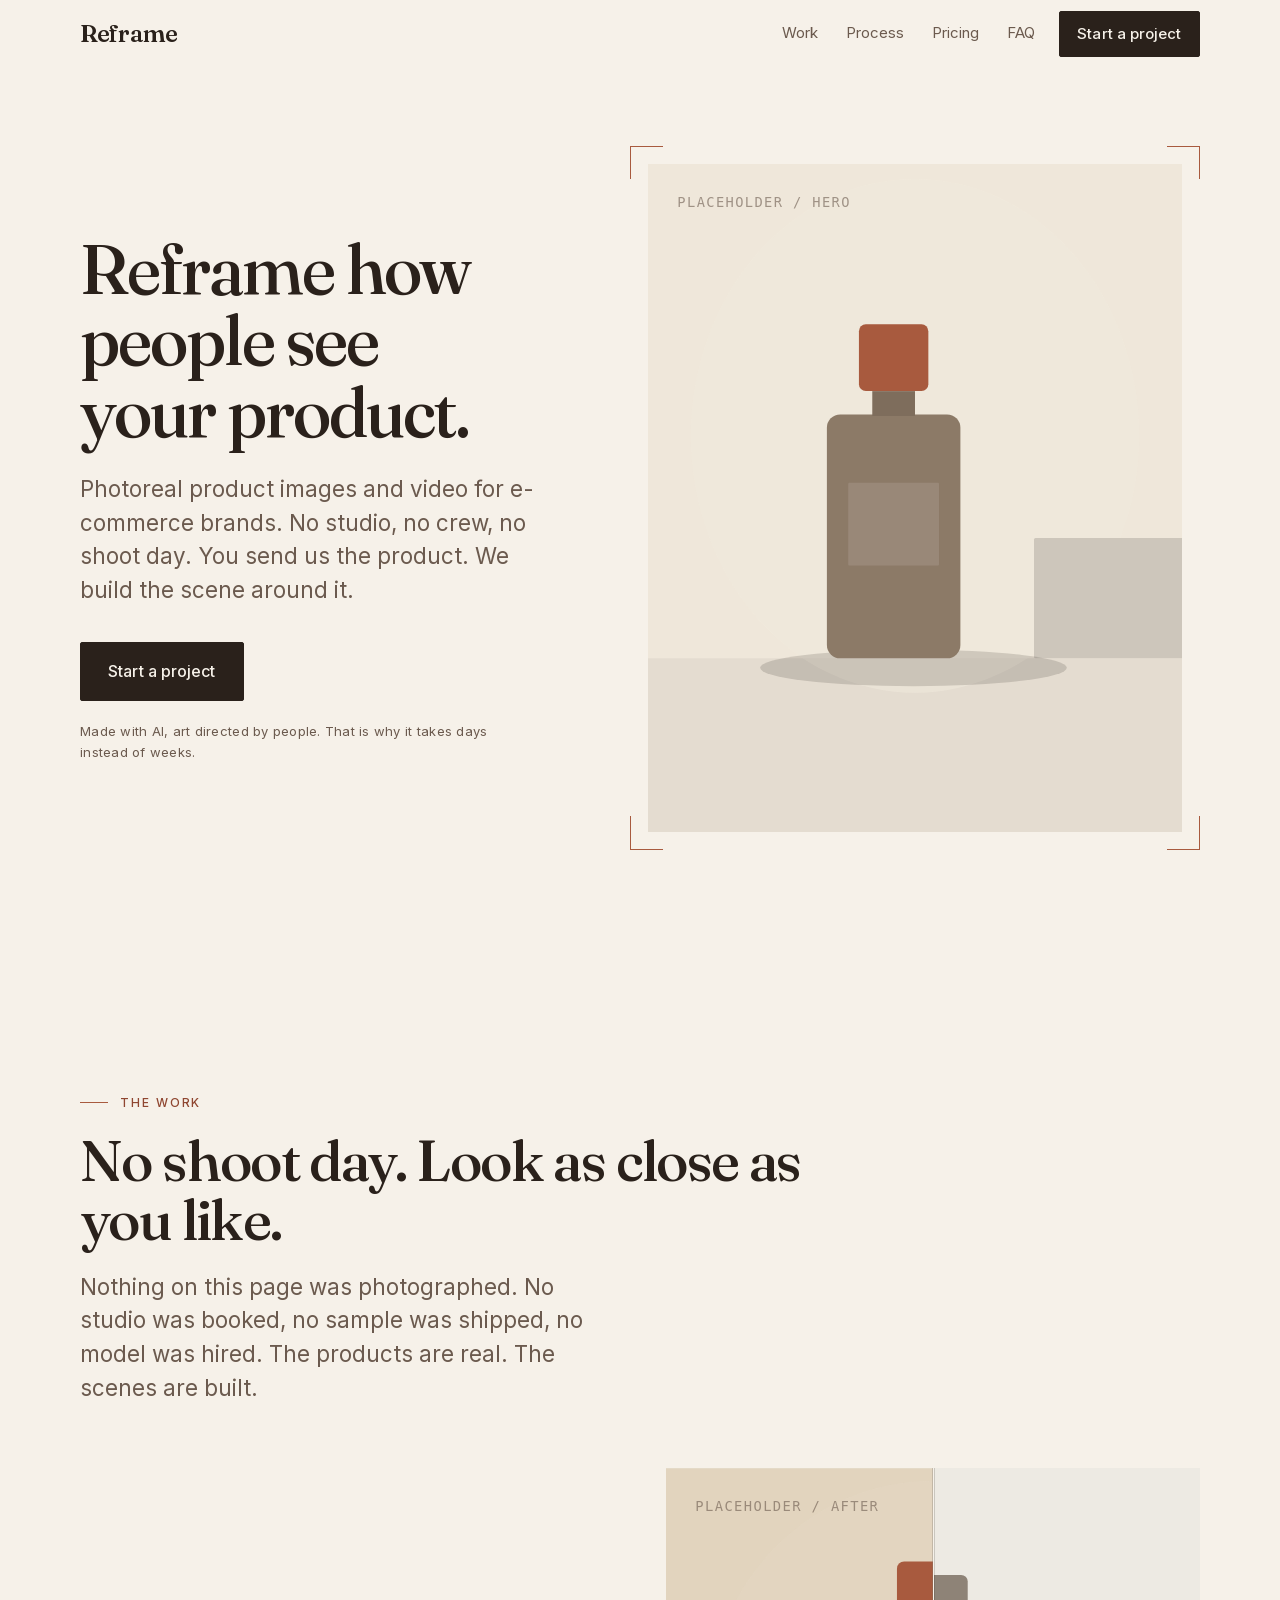
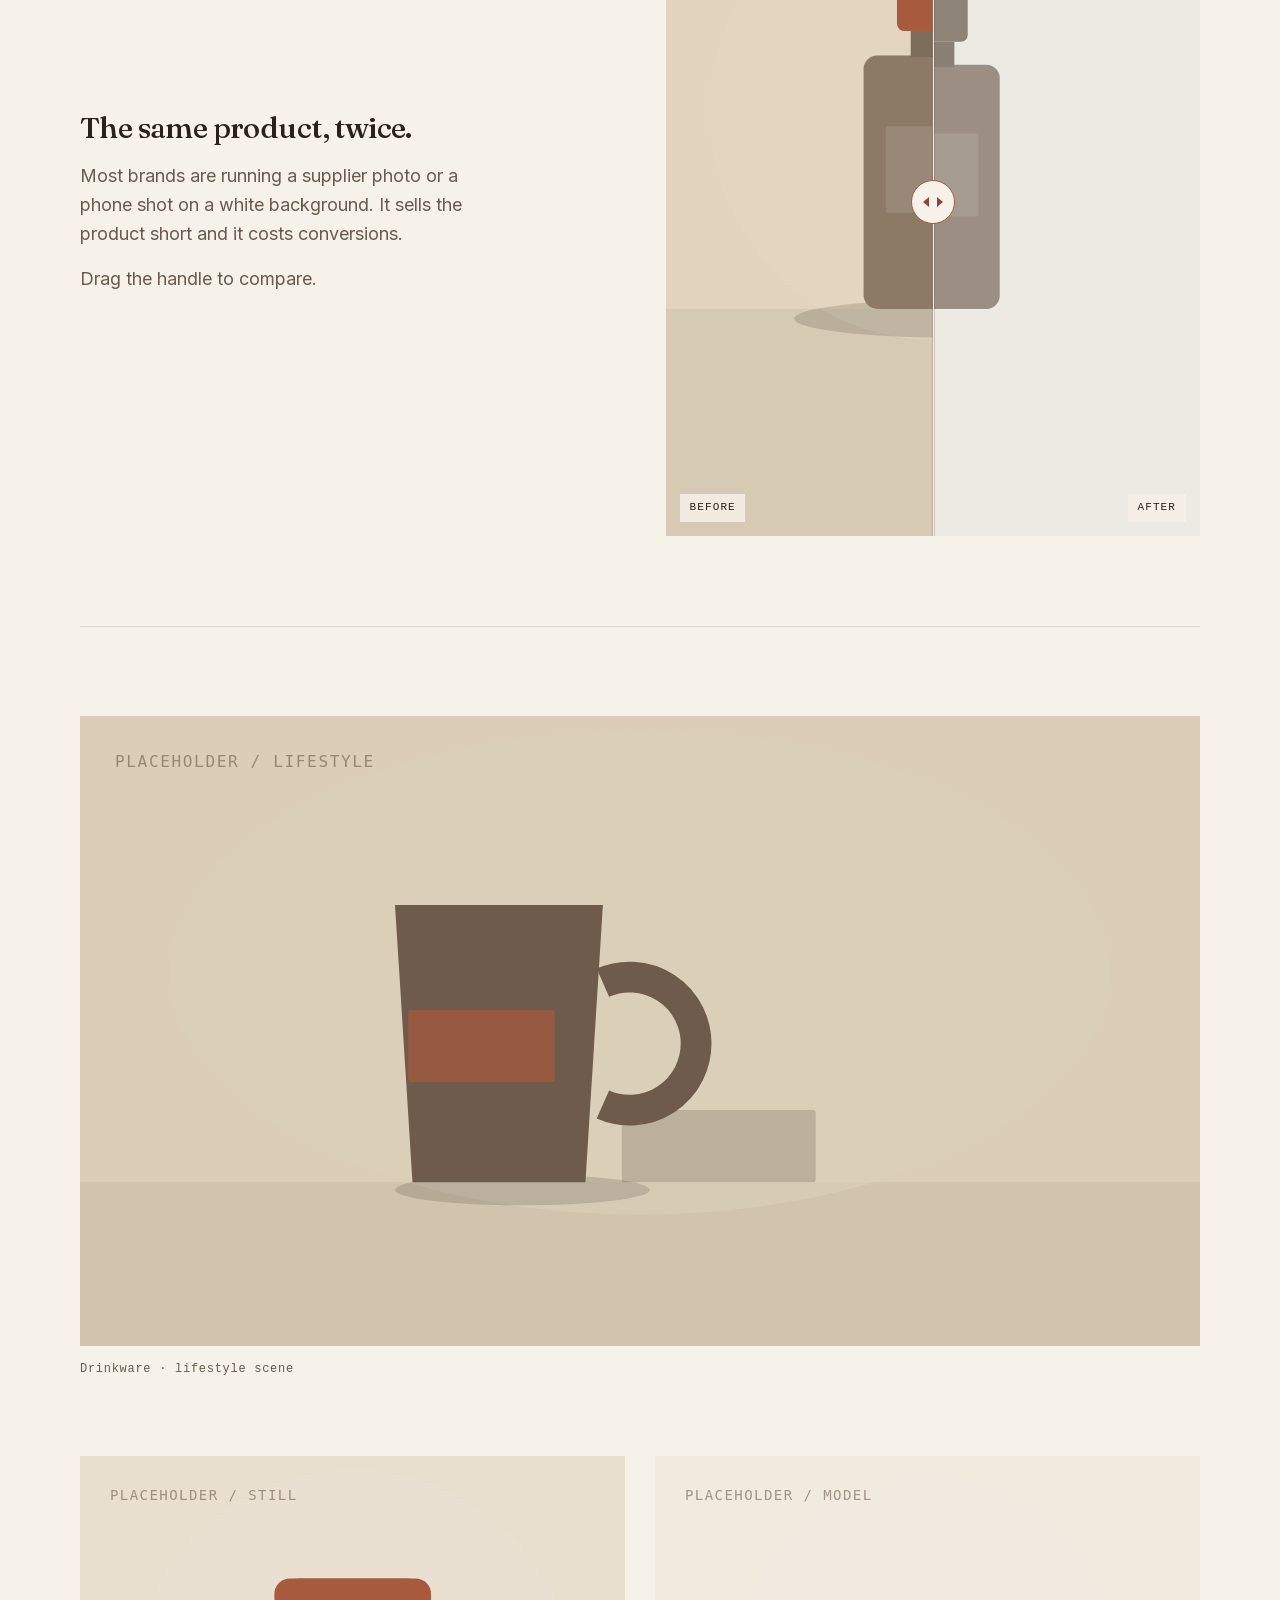
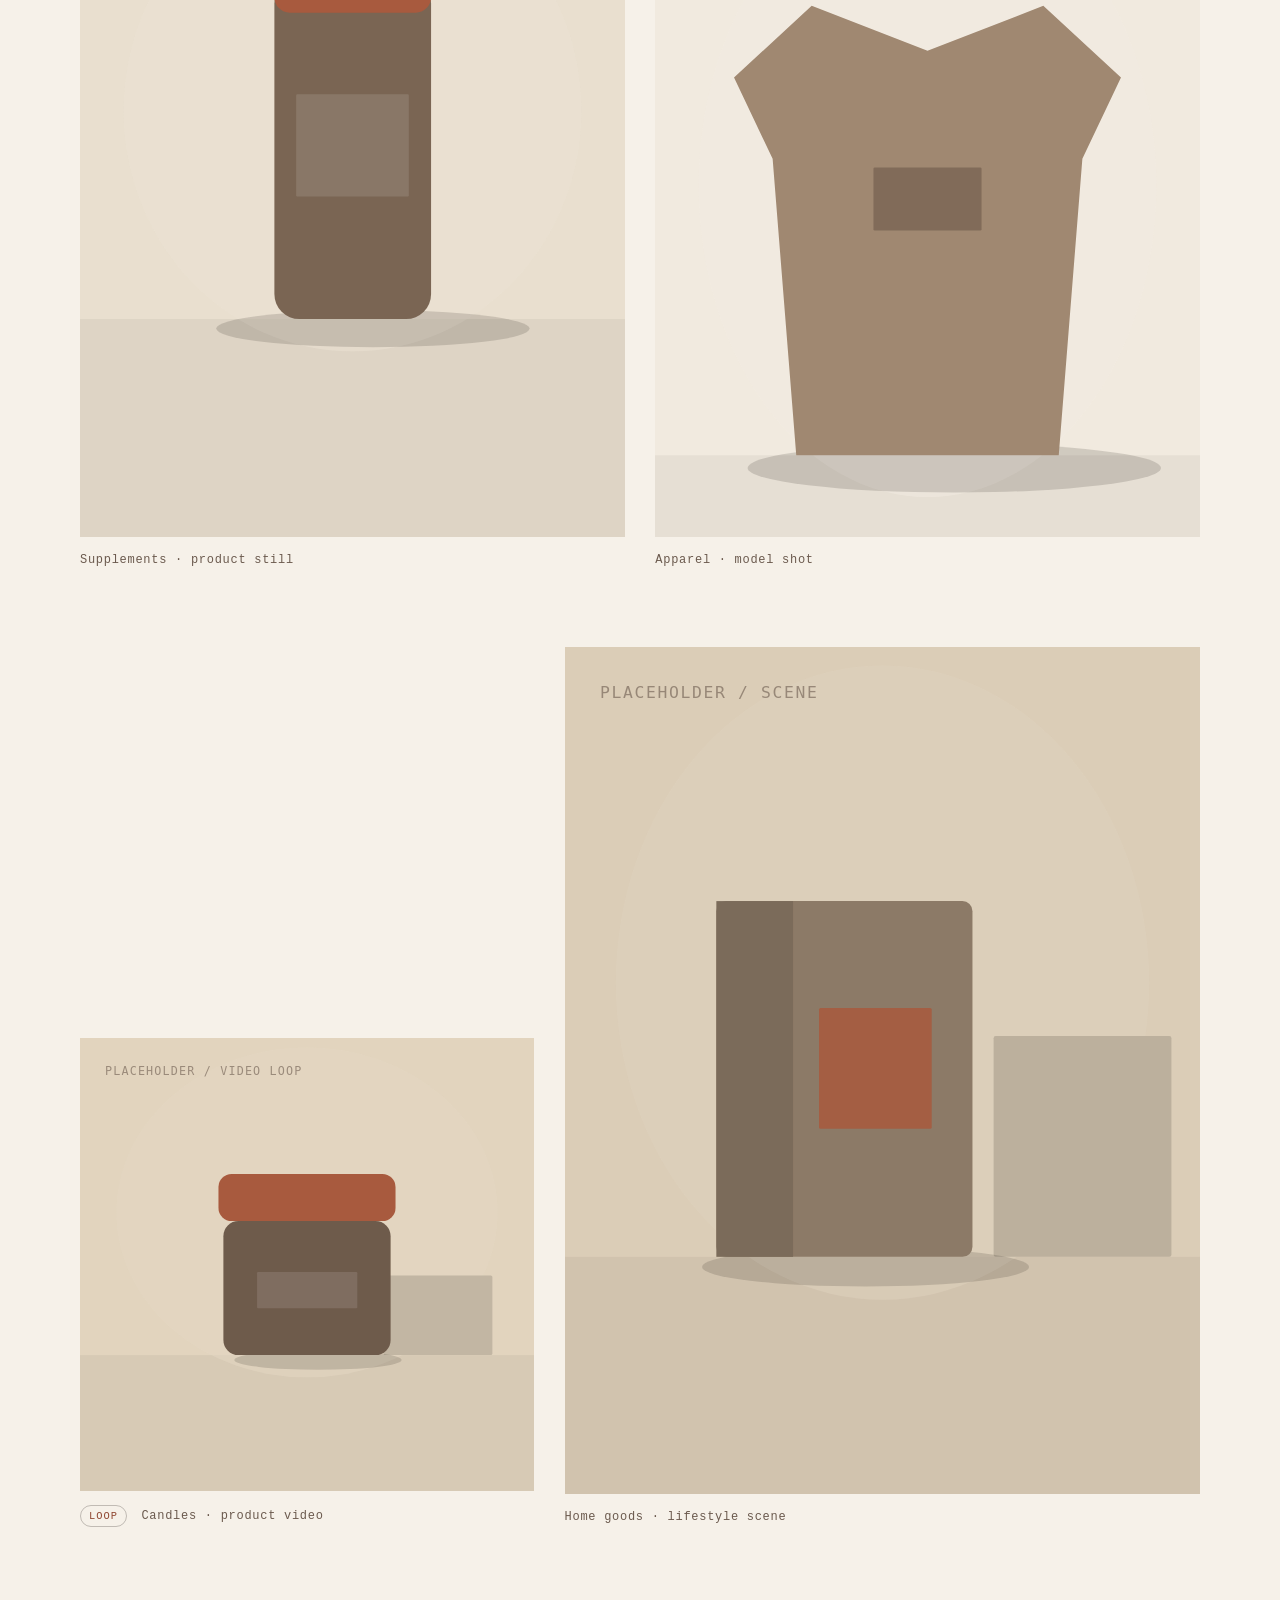
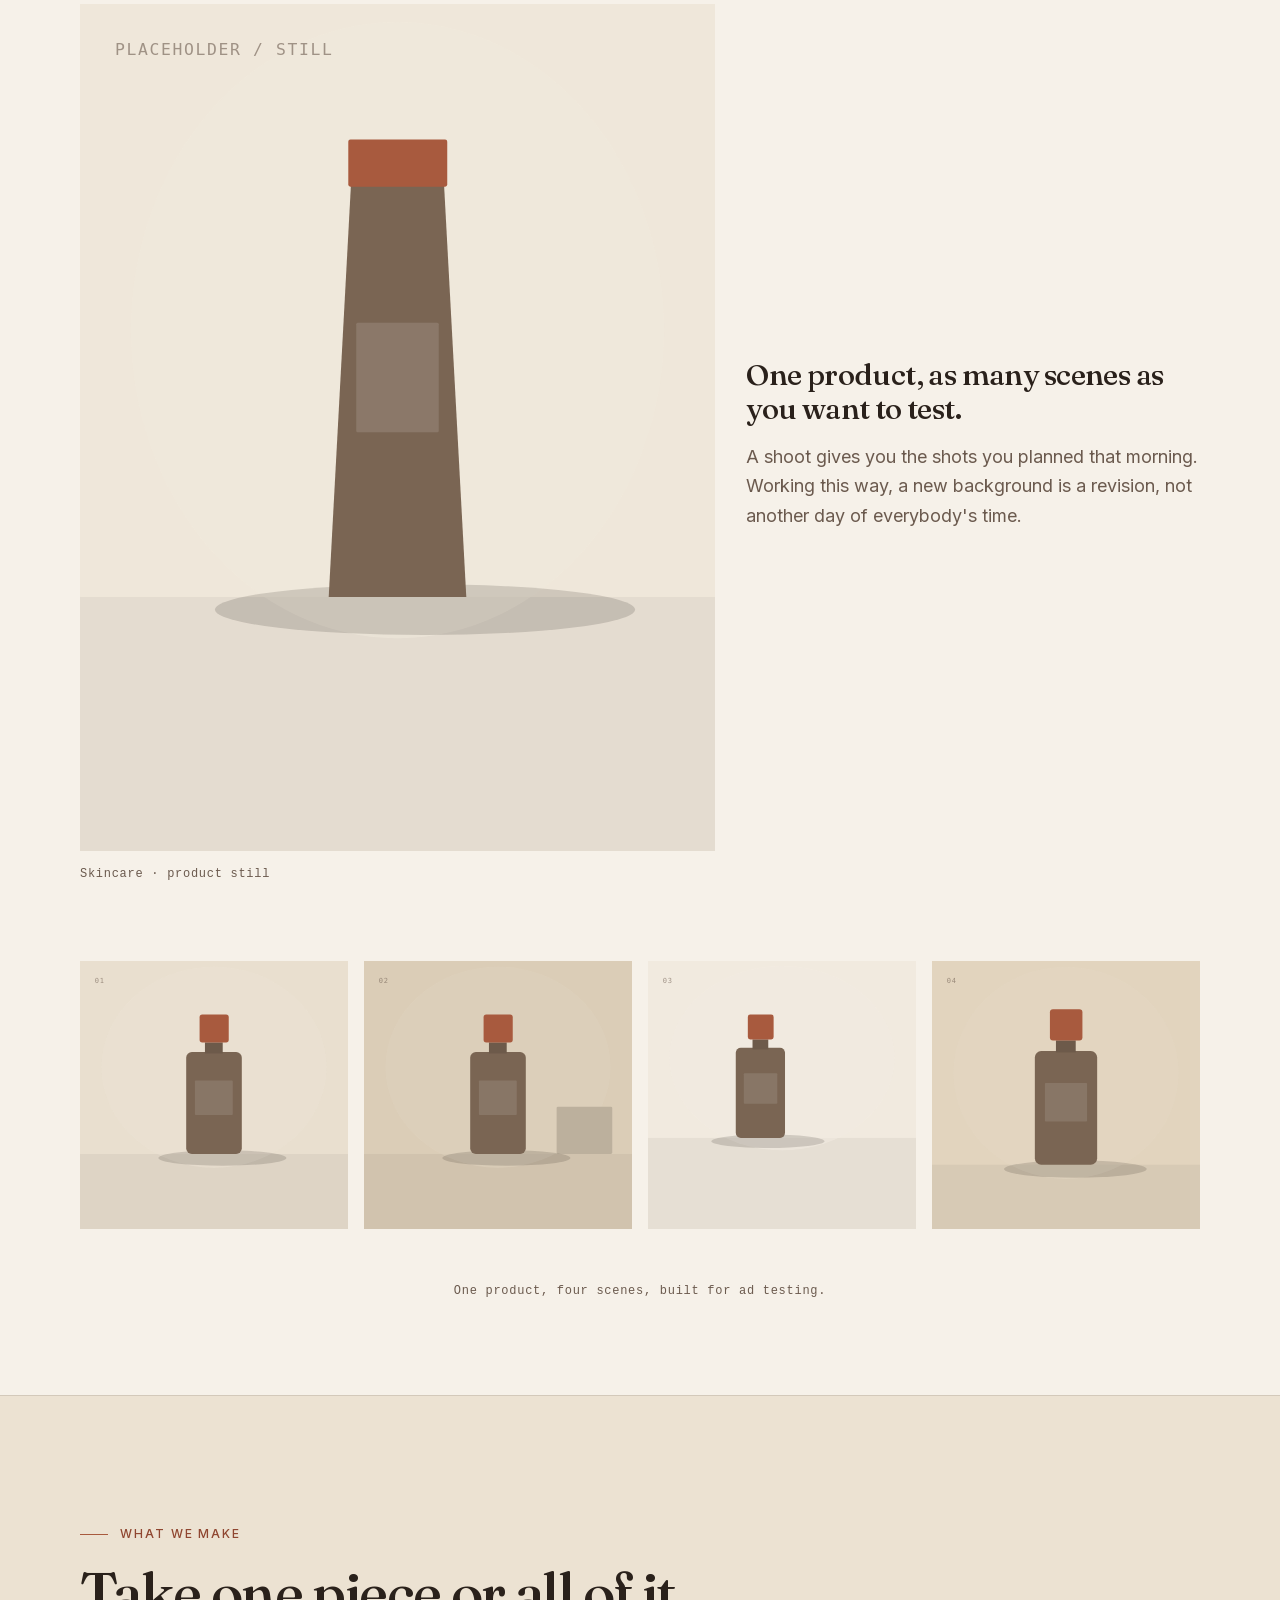
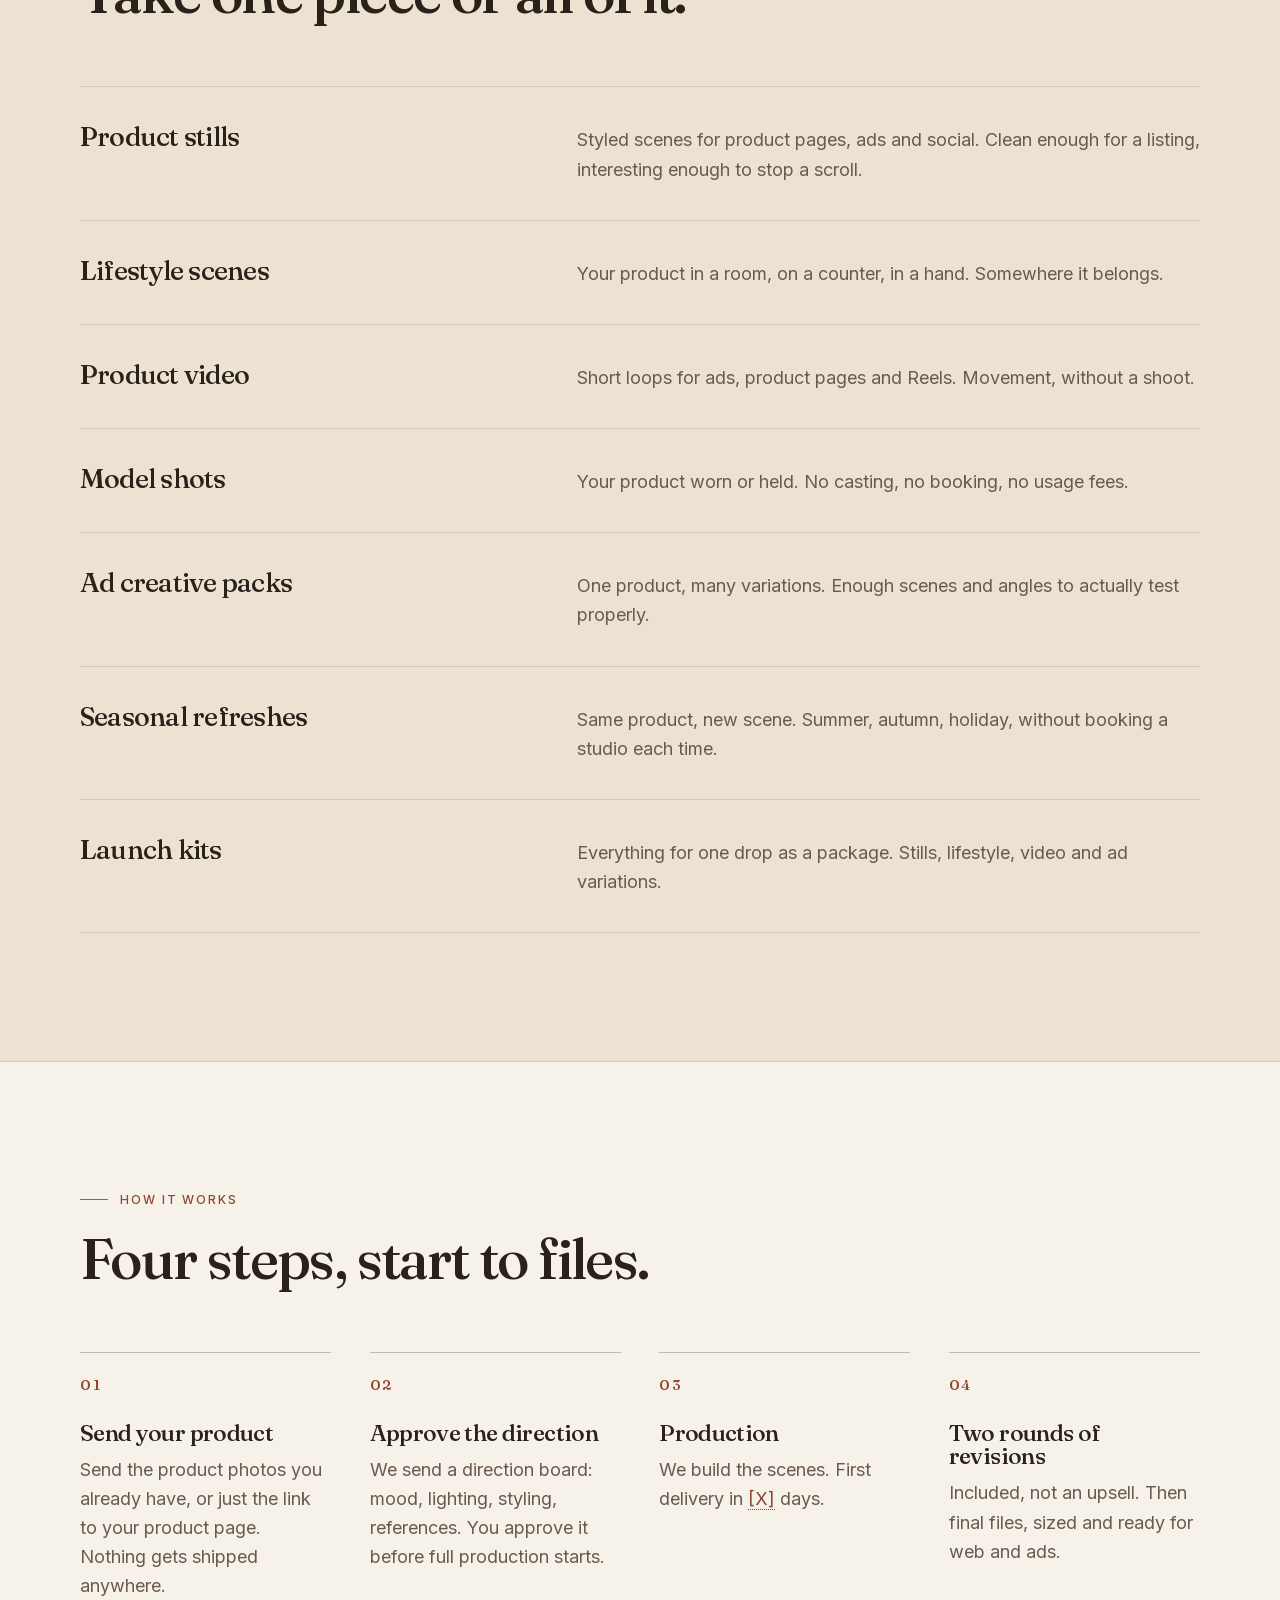
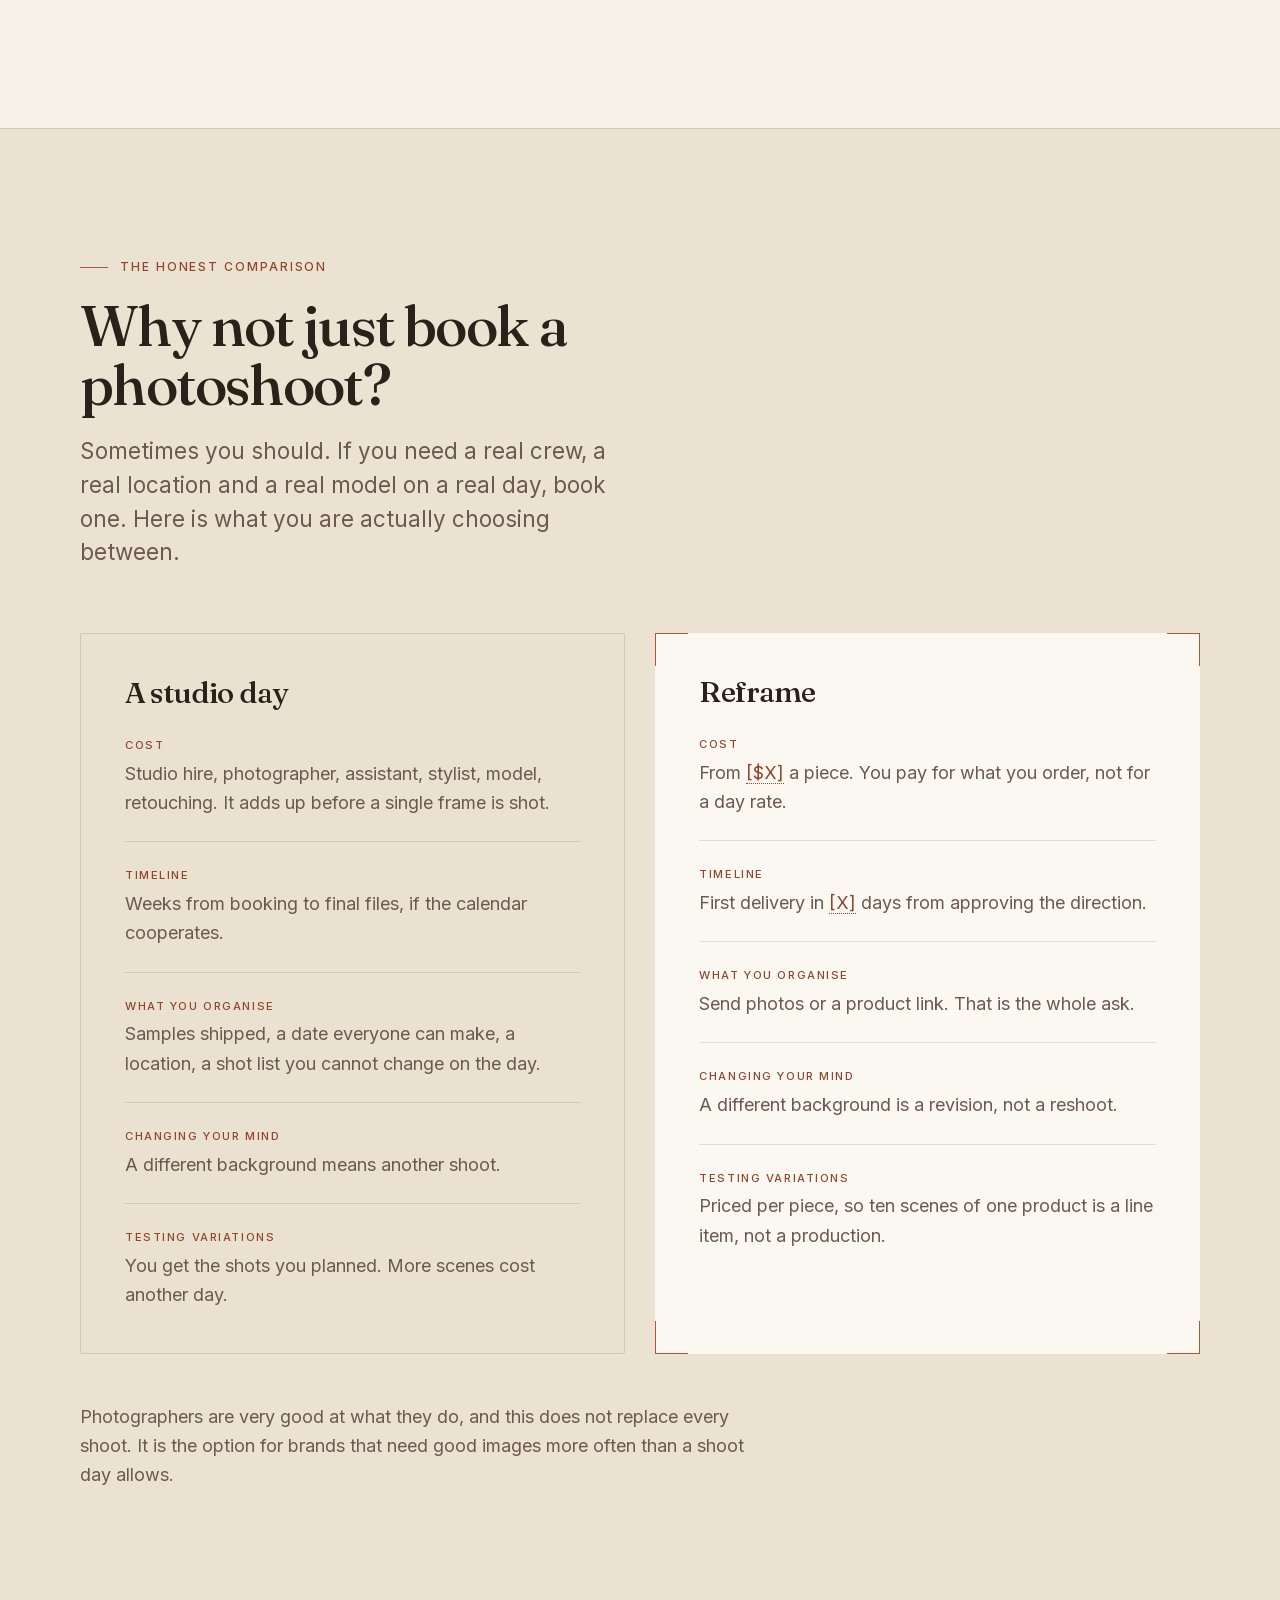
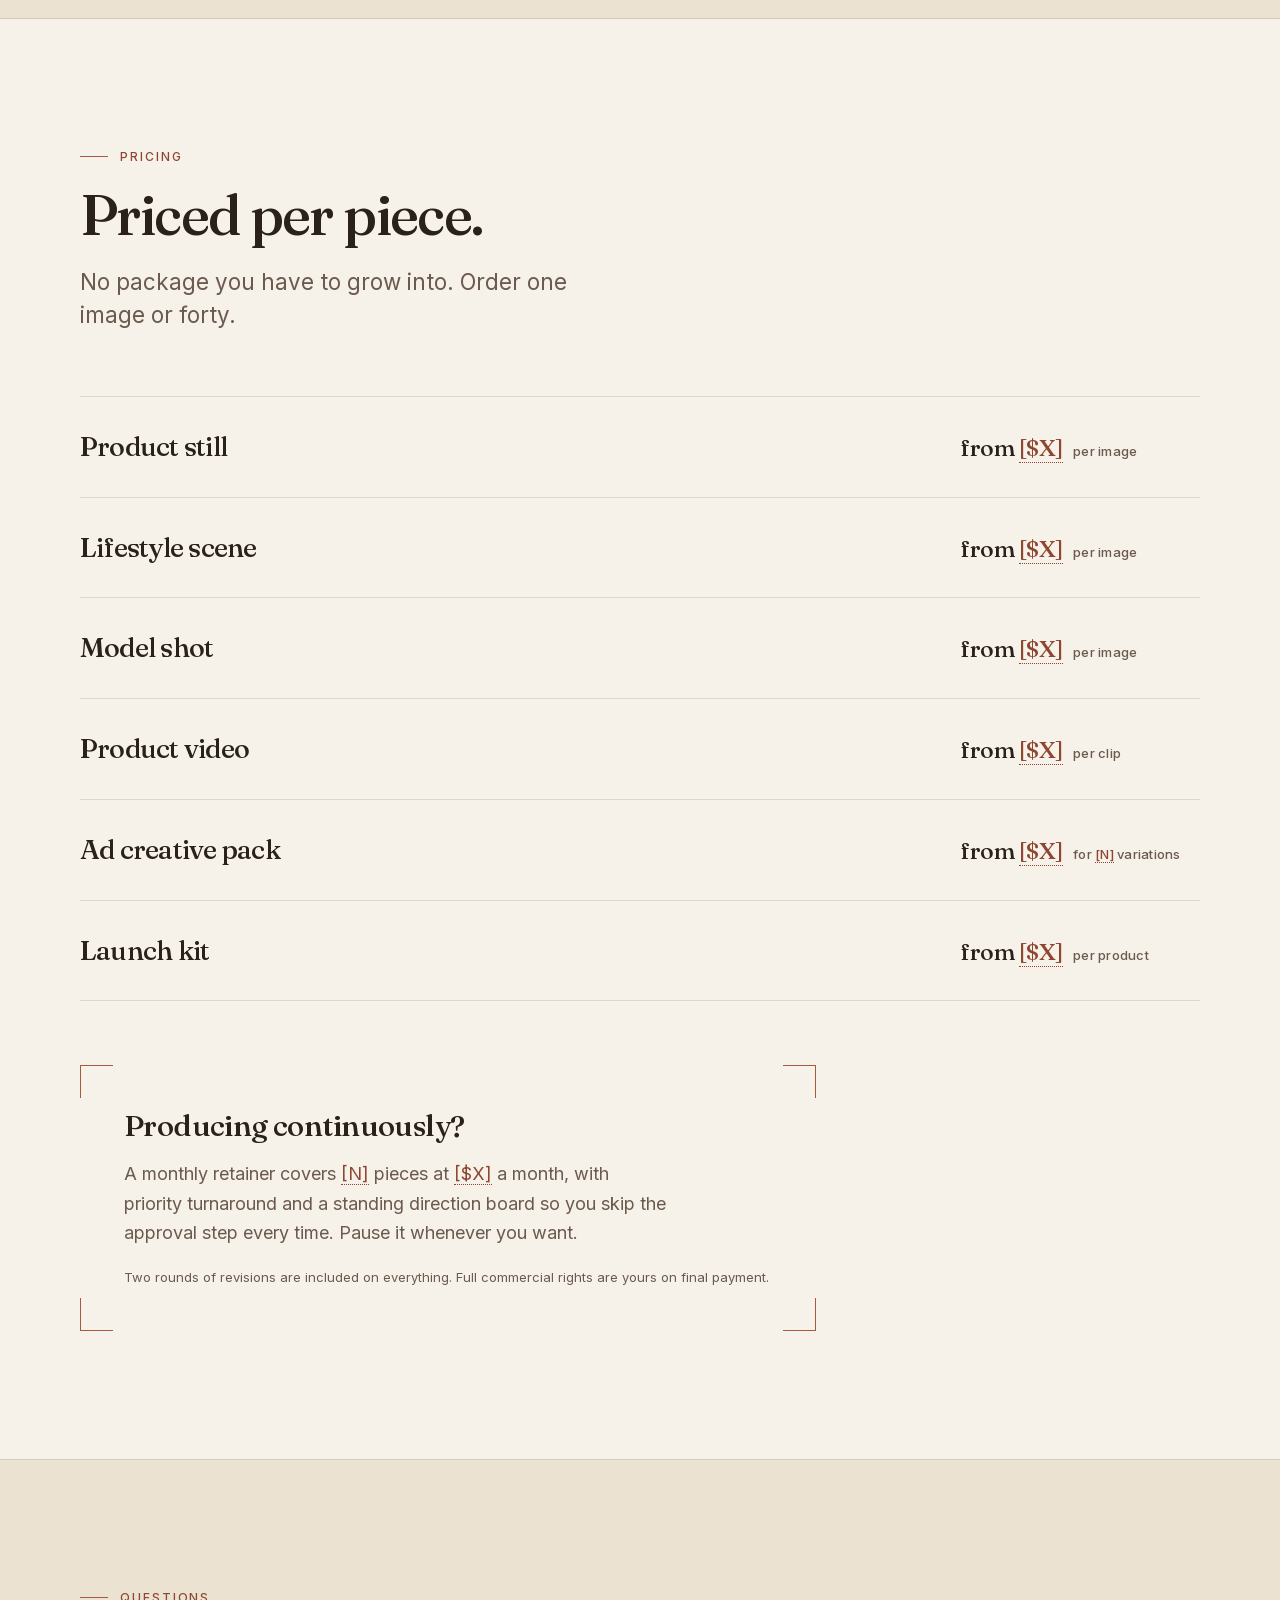
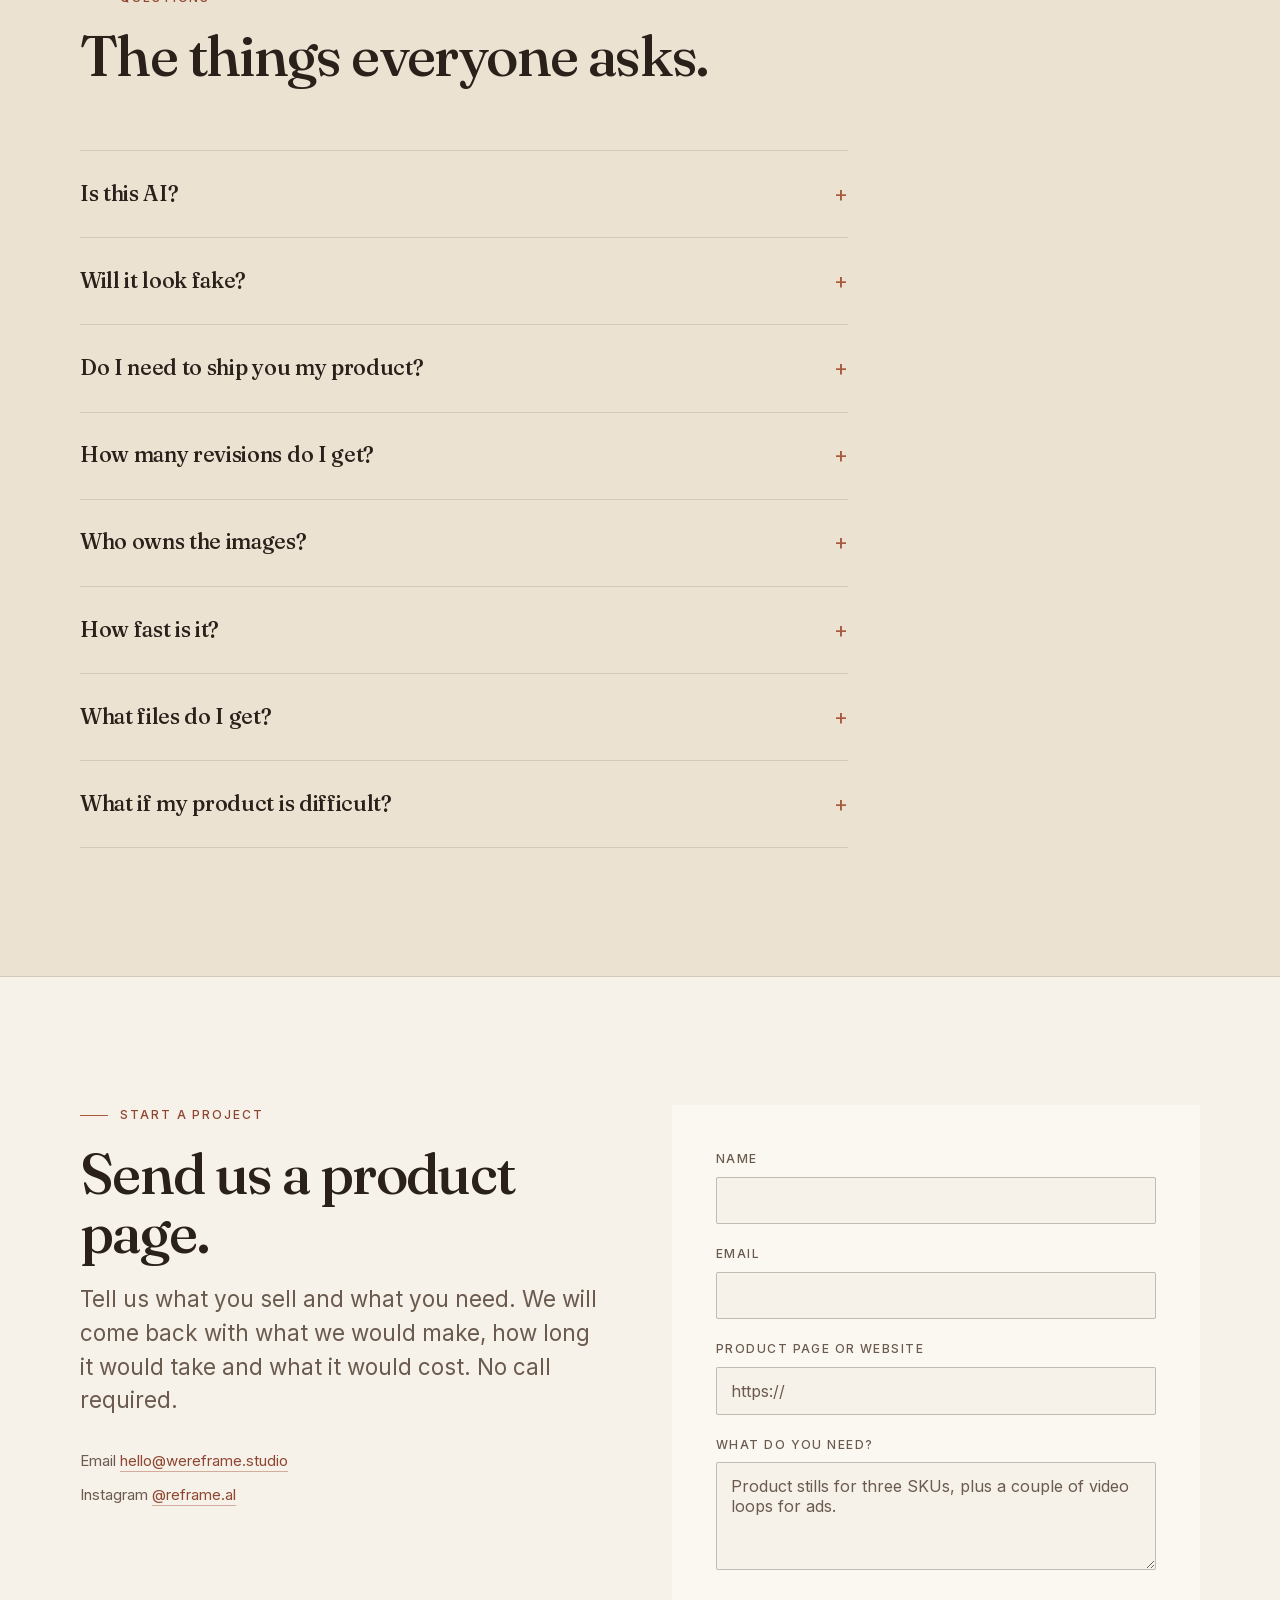
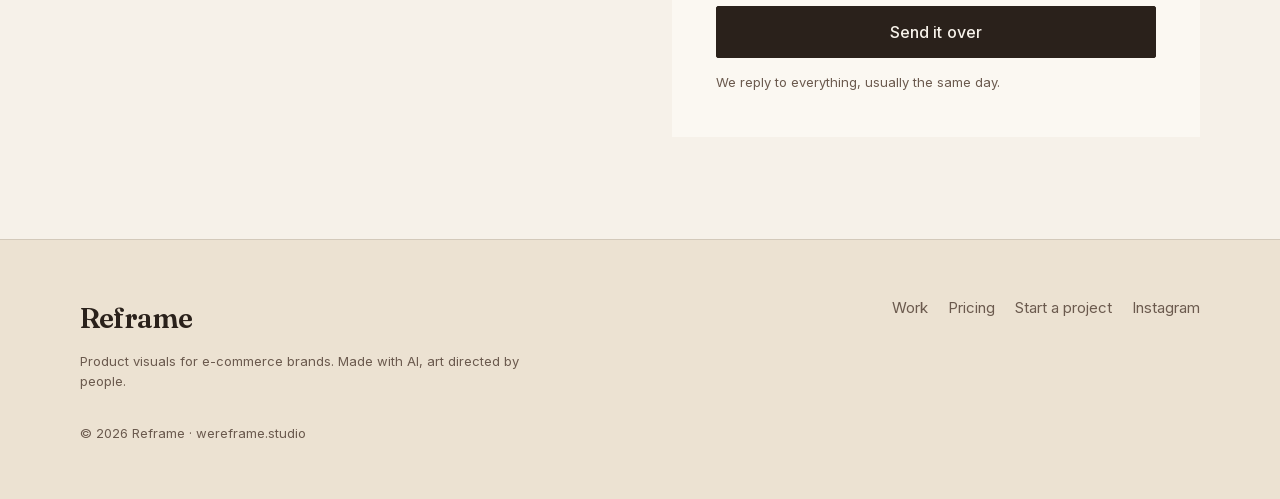
<file: index.html>
<!doctype html>
<html lang="en">
<head>
<meta charset="utf-8">
<meta name="viewport" content="width=device-width, initial-scale=1, viewport-fit=cover">
<title>Reframe — Product visuals for e-commerce brands</title>
<meta name="description" content="Photoreal product photography and video for e-commerce brands. No studio, no crew, no shoot day. Send your product, we build the scene around it.">
<link rel="canonical" href="https://wereframe.studio/">
<meta name="theme-color" content="#F6F1E9">
<meta name="color-scheme" content="light">

<meta property="og:type" content="website">
<meta property="og:site_name" content="Reframe">
<meta property="og:url" content="https://wereframe.studio/">
<meta property="og:title" content="Reframe — Product visuals for e-commerce brands">
<meta property="og:description" content="Photoreal product photography and video for e-commerce brands. No studio, no crew, no shoot day.">
<!-- TODO before launch: export a 1200x630 JPG of a real hero visual to assets/images/og-cover.jpg and uncomment.
<meta property="og:image" content="https://wereframe.studio/assets/images/og-cover.jpg">
<meta property="og:image:width" content="1200">
<meta property="og:image:height" content="630">
<meta property="og:image:alt" content="A product still produced by Reframe.">
-->
<meta name="twitter:card" content="summary_large_image">
<meta name="twitter:title" content="Reframe — Product visuals for e-commerce brands">
<meta name="twitter:description" content="Photoreal product photography and video for e-commerce brands. No studio, no crew, no shoot day.">

<link rel="icon" href="/favicon.svg" type="image/svg+xml">

<link rel="preload" href="/assets/fonts/fraunces-latin.woff2" as="font" type="font/woff2" crossorigin>
<link rel="preload" href="/assets/fonts/inter-latin.woff2" as="font" type="font/woff2" crossorigin>
<link rel="stylesheet" href="/assets/css/styles.css">

<script>document.documentElement.classList.add('js');</script>
</head>
<body>

<a class="skip" href="#main">Skip to content</a>

<header class="site-header" id="site-header">
  <div class="shell site-header__inner">
    <a class="wordmark" href="#top" aria-label="Reframe, home">Reframe</a>
    <nav class="site-nav" aria-label="Sections">
      <a href="#work">Work</a>
      <a href="#process">Process</a>
      <a href="#pricing">Pricing</a>
      <a href="#faq">FAQ</a>
    </nav>
    <a class="btn btn--small" href="#contact">Start a project</a>
  </div>
</header>

<main id="main">

  <!-- ============================================ HERO -->
  <section class="hero" id="top">
    <div class="shell">
      <div class="hero__grid">
        <div class="hero__copy">
          <h1 class="display hero__title">Reframe how people see your product.</h1>
          <p class="lead">
            Photoreal product images and video for e-commerce brands. No studio, no crew,
            no shoot day. You send us the product. We build the scene around it.
          </p>
          <p class="hero__cta">
            <a class="btn" href="#contact">Start a project</a>
          </p>
          <p class="hero__note">
            Made with AI, art directed by people. That is why it takes days instead of weeks.
          </p>
        </div>

        <figure class="hero__shot">
          <div class="vf">
            <img src="/assets/images/hero.svg"
                 alt="Placeholder: a skincare dropper bottle lit on a warm sand-coloured set, with a soft shadow falling to the right."
                 width="1400" height="1750" fetchpriority="high" decoding="async">
          </div>
        </figure>
      </div>
    </div>
  </section>

  <!-- ============================================ THE WORK -->
  <section class="section section--work" id="work">
    <div class="shell">
      <header class="section__head reveal">
        <p class="eyebrow">The work</p>
        <h2 class="display section__title">No shoot day. Look as close as you like.</h2>
        <p class="lead measure">
          Nothing on this page was photographed. No studio was booked, no sample was shipped,
          no model was hired. The products are real. The scenes are built.
        </p>
      </header>

      <!-- before / after -->
      <div class="ba-block reveal">
        <div class="ba-block__copy">
          <h3 class="display h3">The same product, twice.</h3>
          <p>
            Most brands are running a supplier photo or a phone shot on a white background.
            It sells the product short and it costs conversions.
          </p>
          <p class="muted">Drag the handle to compare.</p>
        </div>

        <div class="ba" data-ba>
          <div class="ba__stack">
            <img class="ba__img"
                 src="/assets/images/work-before.svg"
                 alt="Placeholder: the original supplier photo of a dropper bottle, flat lighting on a plain background."
                 width="1200" height="1500" loading="lazy" decoding="async">
            <div class="ba__after" data-ba-after>
              <img class="ba__img"
                   src="/assets/images/work-after.svg"
                   alt="Placeholder: the same dropper bottle in a built scene with directional light and a warm backdrop."
                   width="1200" height="1500" loading="lazy" decoding="async">
            </div>
            <div class="ba__handle" data-ba-handle aria-hidden="true"><span class="ba__grip"></span></div>
            <span class="ba__tag ba__tag--l" aria-hidden="true">Before</span>
            <span class="ba__tag ba__tag--r" aria-hidden="true">After</span>
          </div>
          <input class="ba__range" type="range" min="0" max="100" value="50" step="0.5"
                 data-ba-range aria-label="Reveal the reframed image">
        </div>
      </div>

      <!-- gallery -->
      <div class="gallery">

        <figure class="shot reveal">
          <img src="/assets/images/work-01.svg"
               alt="Placeholder: a ceramic mug on a warm countertop in soft afternoon light."
               width="1600" height="900" loading="lazy" decoding="async">
          <figcaption class="cap">Drinkware · lifestyle scene</figcaption>
        </figure>

        <div class="row row--2">
          <figure class="shot reveal">
            <img src="/assets/images/work-02.svg"
                 alt="Placeholder: a supplement tin standing on a sand-coloured surface with a hard-edged shadow."
                 width="1200" height="1500" loading="lazy" decoding="async">
            <figcaption class="cap">Supplements · product still</figcaption>
          </figure>
          <figure class="shot reveal">
            <img src="/assets/images/work-03.svg"
                 alt="Placeholder: a t-shirt worn on a figure, cropped at the shoulders and hips, against a pale warm wall."
                 width="1200" height="1500" loading="lazy" decoding="async">
            <figcaption class="cap">Apparel · model shot</figcaption>
          </figure>
        </div>

        <div class="row row--offset">
          <figure class="shot reveal">
            <img src="/assets/images/work-04.svg"
                 alt="Placeholder: a candle jar beside a folded cloth, lit from one side."
                 width="1200" height="1200" loading="lazy" decoding="async">
            <figcaption class="cap"><span class="tag">Loop</span> Candles · product video</figcaption>
          </figure>
          <figure class="shot reveal">
            <img src="/assets/images/work-05.svg"
                 alt="Placeholder: a boxed home fragrance product staged on a shelf next to a taller object."
                 width="1200" height="1600" loading="lazy" decoding="async">
            <figcaption class="cap">Home goods · lifestyle scene</figcaption>
          </figure>
        </div>

        <div class="row row--caption">
          <figure class="shot reveal">
            <img src="/assets/images/work-06.svg"
                 alt="Placeholder: a skincare tube standing upright, lit from behind on a warm backdrop."
                 width="1200" height="1600" loading="lazy" decoding="async">
            <figcaption class="cap">Skincare · product still</figcaption>
          </figure>
          <div class="row__note reveal">
            <h3 class="display h3">One product, as many scenes as you want to test.</h3>
            <p>
              A shoot gives you the shots you planned that morning. Working this way, a new
              background is a revision, not another day of everybody's time.
            </p>
          </div>
        </div>

        <div class="strip reveal">
          <figure class="shot shot--tile">
            <img src="/assets/images/var-01.svg" alt="Placeholder: variation one, product on a pale sand backdrop." width="800" height="800" loading="lazy" decoding="async">
          </figure>
          <figure class="shot shot--tile">
            <img src="/assets/images/var-02.svg" alt="Placeholder: variation two, product beside a stone block." width="800" height="800" loading="lazy" decoding="async">
          </figure>
          <figure class="shot shot--tile">
            <img src="/assets/images/var-03.svg" alt="Placeholder: variation three, product offset left on a light backdrop." width="800" height="800" loading="lazy" decoding="async">
          </figure>
          <figure class="shot shot--tile">
            <img src="/assets/images/var-04.svg" alt="Placeholder: variation four, product shot close on a deeper sand backdrop." width="800" height="800" loading="lazy" decoding="async">
          </figure>
        </div>
        <p class="cap strip__cap reveal">One product, four scenes, built for ad testing.</p>

      </div>
    </div>
  </section>

  <!-- ============================================ WHAT WE MAKE -->
  <section class="section section--alt" id="services">
    <div class="shell">
      <header class="section__head reveal">
        <p class="eyebrow">What we make</p>
        <h2 class="display section__title">Take one piece or all of it.</h2>
      </header>

      <ul class="list">
        <li class="list__item reveal">
          <h3 class="list__name display">Product stills</h3>
          <p class="list__desc">Styled scenes for product pages, ads and social. Clean enough for a listing, interesting enough to stop a scroll.</p>
        </li>
        <li class="list__item reveal">
          <h3 class="list__name display">Lifestyle scenes</h3>
          <p class="list__desc">Your product in a room, on a counter, in a hand. Somewhere it belongs.</p>
        </li>
        <li class="list__item reveal">
          <h3 class="list__name display">Product video</h3>
          <p class="list__desc">Short loops for ads, product pages and Reels. Movement, without a shoot.</p>
        </li>
        <li class="list__item reveal">
          <h3 class="list__name display">Model shots</h3>
          <p class="list__desc">Your product worn or held. No casting, no booking, no usage fees.</p>
        </li>
        <li class="list__item reveal">
          <h3 class="list__name display">Ad creative packs</h3>
          <p class="list__desc">One product, many variations. Enough scenes and angles to actually test properly.</p>
        </li>
        <li class="list__item reveal">
          <h3 class="list__name display">Seasonal refreshes</h3>
          <p class="list__desc">Same product, new scene. Summer, autumn, holiday, without booking a studio each time.</p>
        </li>
        <li class="list__item reveal">
          <h3 class="list__name display">Launch kits</h3>
          <p class="list__desc">Everything for one drop as a package. Stills, lifestyle, video and ad variations.</p>
        </li>
      </ul>
    </div>
  </section>

  <!-- ============================================ HOW IT WORKS -->
  <section class="section" id="process">
    <div class="shell">
      <header class="section__head reveal">
        <p class="eyebrow">How it works</p>
        <h2 class="display section__title">Four steps, start to files.</h2>
      </header>

      <ol class="steps">
        <li class="step reveal">
          <span class="step__num display" aria-hidden="true">01</span>
          <h3 class="step__name display">Send your product</h3>
          <p>Send the product photos you already have, or just the link to your product page. Nothing gets shipped anywhere.</p>
        </li>
        <li class="step reveal">
          <span class="step__num display" aria-hidden="true">02</span>
          <h3 class="step__name display">Approve the direction</h3>
          <p>We send a direction board: mood, lighting, styling, references. You approve it before full production starts.</p>
        </li>
        <li class="step reveal">
          <span class="step__num display" aria-hidden="true">03</span>
          <h3 class="step__name display">Production</h3>
          <p>We build the scenes. First delivery in <span class="tbd">[X]</span> days.</p>
        </li>
        <li class="step reveal">
          <span class="step__num display" aria-hidden="true">04</span>
          <h3 class="step__name display">Two rounds of revisions</h3>
          <p>Included, not an upsell. Then final files, sized and ready for web and ads.</p>
        </li>
      </ol>
    </div>
  </section>

  <!-- ============================================ COMPARISON -->
  <section class="section section--alt" id="compare">
    <div class="shell">
      <header class="section__head reveal">
        <p class="eyebrow">The honest comparison</p>
        <h2 class="display section__title">Why not just book a photoshoot?</h2>
        <p class="lead measure">
          Sometimes you should. If you need a real crew, a real location and a real model on a
          real day, book one. Here is what you are actually choosing between.
        </p>
      </header>

      <div class="compare">
        <article class="card card--muted reveal">
          <h3 class="card__title display">A studio day</h3>
          <dl class="facts">
            <dt>Cost</dt>
            <dd>Studio hire, photographer, assistant, stylist, model, retouching. It adds up before a single frame is shot.</dd>
            <dt>Timeline</dt>
            <dd>Weeks from booking to final files, if the calendar cooperates.</dd>
            <dt>What you organise</dt>
            <dd>Samples shipped, a date everyone can make, a location, a shot list you cannot change on the day.</dd>
            <dt>Changing your mind</dt>
            <dd>A different background means another shoot.</dd>
            <dt>Testing variations</dt>
            <dd>You get the shots you planned. More scenes cost another day.</dd>
          </dl>
        </article>

        <article class="card card--raised reveal">
          <div class="vf vf--card">
            <h3 class="card__title display">Reframe</h3>
            <dl class="facts">
              <dt>Cost</dt>
              <dd>From <span class="tbd">[$X]</span> a piece. You pay for what you order, not for a day rate.</dd>
              <dt>Timeline</dt>
              <dd>First delivery in <span class="tbd">[X]</span> days from approving the direction.</dd>
              <dt>What you organise</dt>
              <dd>Send photos or a product link. That is the whole ask.</dd>
              <dt>Changing your mind</dt>
              <dd>A different background is a revision, not a reshoot.</dd>
              <dt>Testing variations</dt>
              <dd>Priced per piece, so ten scenes of one product is a line item, not a production.</dd>
            </dl>
          </div>
        </article>
      </div>

      <p class="compare__note measure reveal">
        Photographers are very good at what they do, and this does not replace every shoot.
        It is the option for brands that need good images more often than a shoot day allows.
      </p>
    </div>
  </section>

  <!-- ============================================ PRICING -->
  <section class="section" id="pricing">
    <div class="shell">
      <header class="section__head reveal">
        <p class="eyebrow">Pricing</p>
        <h2 class="display section__title">Priced per piece.</h2>
        <p class="lead measure">No package you have to grow into. Order one image or forty.</p>
      </header>

      <ul class="list list--price">
        <li class="list__item reveal">
          <h3 class="list__name display">Product still</h3>
          <p class="list__price display">from <span class="tbd">[$X]</span> <span class="unit">per image</span></p>
        </li>
        <li class="list__item reveal">
          <h3 class="list__name display">Lifestyle scene</h3>
          <p class="list__price display">from <span class="tbd">[$X]</span> <span class="unit">per image</span></p>
        </li>
        <li class="list__item reveal">
          <h3 class="list__name display">Model shot</h3>
          <p class="list__price display">from <span class="tbd">[$X]</span> <span class="unit">per image</span></p>
        </li>
        <li class="list__item reveal">
          <h3 class="list__name display">Product video</h3>
          <p class="list__price display">from <span class="tbd">[$X]</span> <span class="unit">per clip</span></p>
        </li>
        <li class="list__item reveal">
          <h3 class="list__name display">Ad creative pack</h3>
          <p class="list__price display">from <span class="tbd">[$X]</span> <span class="unit">for <span class="tbd">[N]</span> variations</span></p>
        </li>
        <li class="list__item reveal">
          <h3 class="list__name display">Launch kit</h3>
          <p class="list__price display">from <span class="tbd">[$X]</span> <span class="unit">per product</span></p>
        </li>
      </ul>

      <div class="retainer reveal">
        <div class="vf vf--card">
          <h3 class="display h3">Producing continuously?</h3>
          <p class="measure">
            A monthly retainer covers <span class="tbd">[N]</span> pieces at
            <span class="tbd">[$X]</span> a month, with priority turnaround and a standing
            direction board so you skip the approval step every time. Pause it whenever you want.
          </p>
          <p class="fine">Two rounds of revisions are included on everything. Full commercial rights are yours on final payment.</p>
        </div>
      </div>
    </div>
  </section>

  <!-- ============================================ FAQ -->
  <section class="section section--alt" id="faq">
    <div class="shell">
      <header class="section__head reveal">
        <p class="eyebrow">Questions</p>
        <h2 class="display section__title">The things everyone asks.</h2>
      </header>

      <div class="faq">
        <details class="qa reveal">
          <summary><span>Is this AI?</span></summary>
          <div class="qa__body">
            <p>
              Yes. Every image and every clip we deliver is produced with AI tools, art directed
              by us and checked before it goes out. We are not going to pretend otherwise.
              It is the reason you get a shoot's worth of visuals in days, with no studio hire,
              no crew and no location fee.
            </p>
          </div>
        </details>

        <details class="qa reveal">
          <summary><span>Will it look fake?</span></summary>
          <div class="qa__body">
            <p>
              That is the whole job. Your label has to be readable and correct. Light has to fall
              the way light actually falls. Glass, liquid, fabric and metal have to behave.
              We check every file at full size for the things that give bad AI images away,
              and if a shot does not hold up, we do not send it.
            </p>
            <p>
              You also see the direction before production starts, and you get two rounds of
              revisions after delivery. Nothing goes live that you have not approved.
            </p>
          </div>
        </details>

        <details class="qa reveal">
          <summary><span>Do I need to ship you my product?</span></summary>
          <div class="qa__body">
            <p>
              No. Send the photos you already have, or just the URL of your product page.
              The more angles and detail shots you can give us, the more accurate the result,
              but a product page is enough to start.
            </p>
          </div>
        </details>

        <details class="qa reveal">
          <summary><span>How many revisions do I get?</span></summary>
          <div class="qa__body">
            <p>
              Two rounds, included on every piece. Revisions cover styling, lighting, background,
              framing and crop. Changing to a completely different product is a new piece.
            </p>
          </div>
        </details>

        <details class="qa reveal">
          <summary><span>Who owns the images?</span></summary>
          <div class="qa__body">
            <p>
              You do. You get full commercial rights to everything we deliver, on final payment.
              Use them on your site, in your ads, on social and in print. We do not license them
              to anyone else.
            </p>
          </div>
        </details>

        <details class="qa reveal">
          <summary><span>How fast is it?</span></summary>
          <div class="qa__body">
            <p>
              First delivery lands <span class="tbd">[X]</span> days after you approve the
              direction, and revisions come back within <span class="tbd">[X]</span> days.
              A rush is possible on most projects. Ask when you send your product.
            </p>
          </div>
        </details>

        <details class="qa reveal">
          <summary><span>What files do I get?</span></summary>
          <div class="qa__body">
            <p>
              Full-resolution stills plus web-sized versions, in the crops you need for your
              product page, your ads and social. Video is delivered in the aspect ratios you ask for.
            </p>
          </div>
        </details>

        <details class="qa reveal">
          <summary><span>What if my product is difficult?</span></summary>
          <div class="qa__body">
            <p>
              Some products are harder than others. Fine print, complex transparent packaging and
              intricate texture all take more work, and a few things are not worth doing this way
              at all. Send us the product page and we will tell you honestly before you pay anything.
            </p>
          </div>
        </details>
      </div>
    </div>
  </section>

  <!-- ============================================ CONTACT -->
  <section class="section section--contact" id="contact">
    <div class="shell">
      <div class="contact">
        <div class="contact__copy reveal">
          <p class="eyebrow">Start a project</p>
          <h2 class="display section__title">Send us a product page.</h2>
          <p class="lead measure">
            Tell us what you sell and what you need. We will come back with what we would make,
            how long it would take and what it would cost. No call required.
          </p>
          <ul class="contact__direct">
            <li>Email <a href="mailto:hello@wereframe.studio" class="tbd-link">hello@wereframe.studio</a></li>
            <li>Instagram <a href="https://instagram.com/reframe.al" rel="me noopener">@reframe.al</a></li>
          </ul>
        </div>

        <div class="contact__form reveal">
          <div class="vf vf--card">
            <form name="project" method="POST" data-netlify="true" netlify-honeypot="bot-field"
                  action="/thanks.html" class="form" data-form>
              <input type="hidden" name="form-name" value="project">
              <p class="hp">
                <label>Do not fill this in <input name="bot-field" tabindex="-1" autocomplete="off"></label>
              </p>

              <div class="field">
                <label for="f-name">Name</label>
                <input id="f-name" name="name" type="text" autocomplete="name" required>
              </div>

              <div class="field">
                <label for="f-email">Email</label>
                <input id="f-email" name="email" type="email" autocomplete="email" required>
              </div>

              <div class="field">
                <label for="f-url">Product page or website</label>
                <input id="f-url" name="product_url" type="url" inputmode="url" placeholder="https://" required>
              </div>

              <div class="field">
                <label for="f-brief">What do you need?</label>
                <textarea id="f-brief" name="brief" rows="4" placeholder="Product stills for three SKUs, plus a couple of video loops for ads."></textarea>
              </div>

              <button class="btn btn--block" type="submit">Send it over</button>
              <p class="form__status" data-form-status role="status" aria-live="polite"></p>
              <p class="fine">We reply to everything, usually the same day.</p>
            </form>
          </div>
        </div>
      </div>
    </div>
  </section>

</main>

<footer class="site-footer">
  <div class="shell site-footer__inner">
    <div>
      <p class="wordmark wordmark--footer">Reframe</p>
      <p class="fine">Product visuals for e-commerce brands. Made with AI, art directed by people.</p>
    </div>
    <nav class="site-footer__links" aria-label="Footer">
      <a href="#work">Work</a>
      <a href="#pricing">Pricing</a>
      <a href="#contact">Start a project</a>
      <a href="https://instagram.com/reframe.al" rel="me noopener">Instagram</a>
    </nav>
    <p class="fine site-footer__legal">&copy; 2026 Reframe · wereframe.studio</p>
  </div>
</footer>

<script type="application/ld+json">
{
  "@context": "https://schema.org",
  "@type": "ProfessionalService",
  "name": "Reframe",
  "description": "AI-native product visuals studio. Photoreal product photography and video for e-commerce brands, produced without a physical photoshoot.",
  "url": "https://wereframe.studio/",
  "sameAs": ["https://instagram.com/reframe.al"],
  "email": "hello@wereframe.studio",
  "areaServed": "Worldwide",
  "serviceType": [
    "Product photography",
    "Product video",
    "Lifestyle product imagery",
    "Advertising creative"
  ]
}
</script>

<script src="/assets/js/main.js" defer></script>
</body>
</html>
</file>
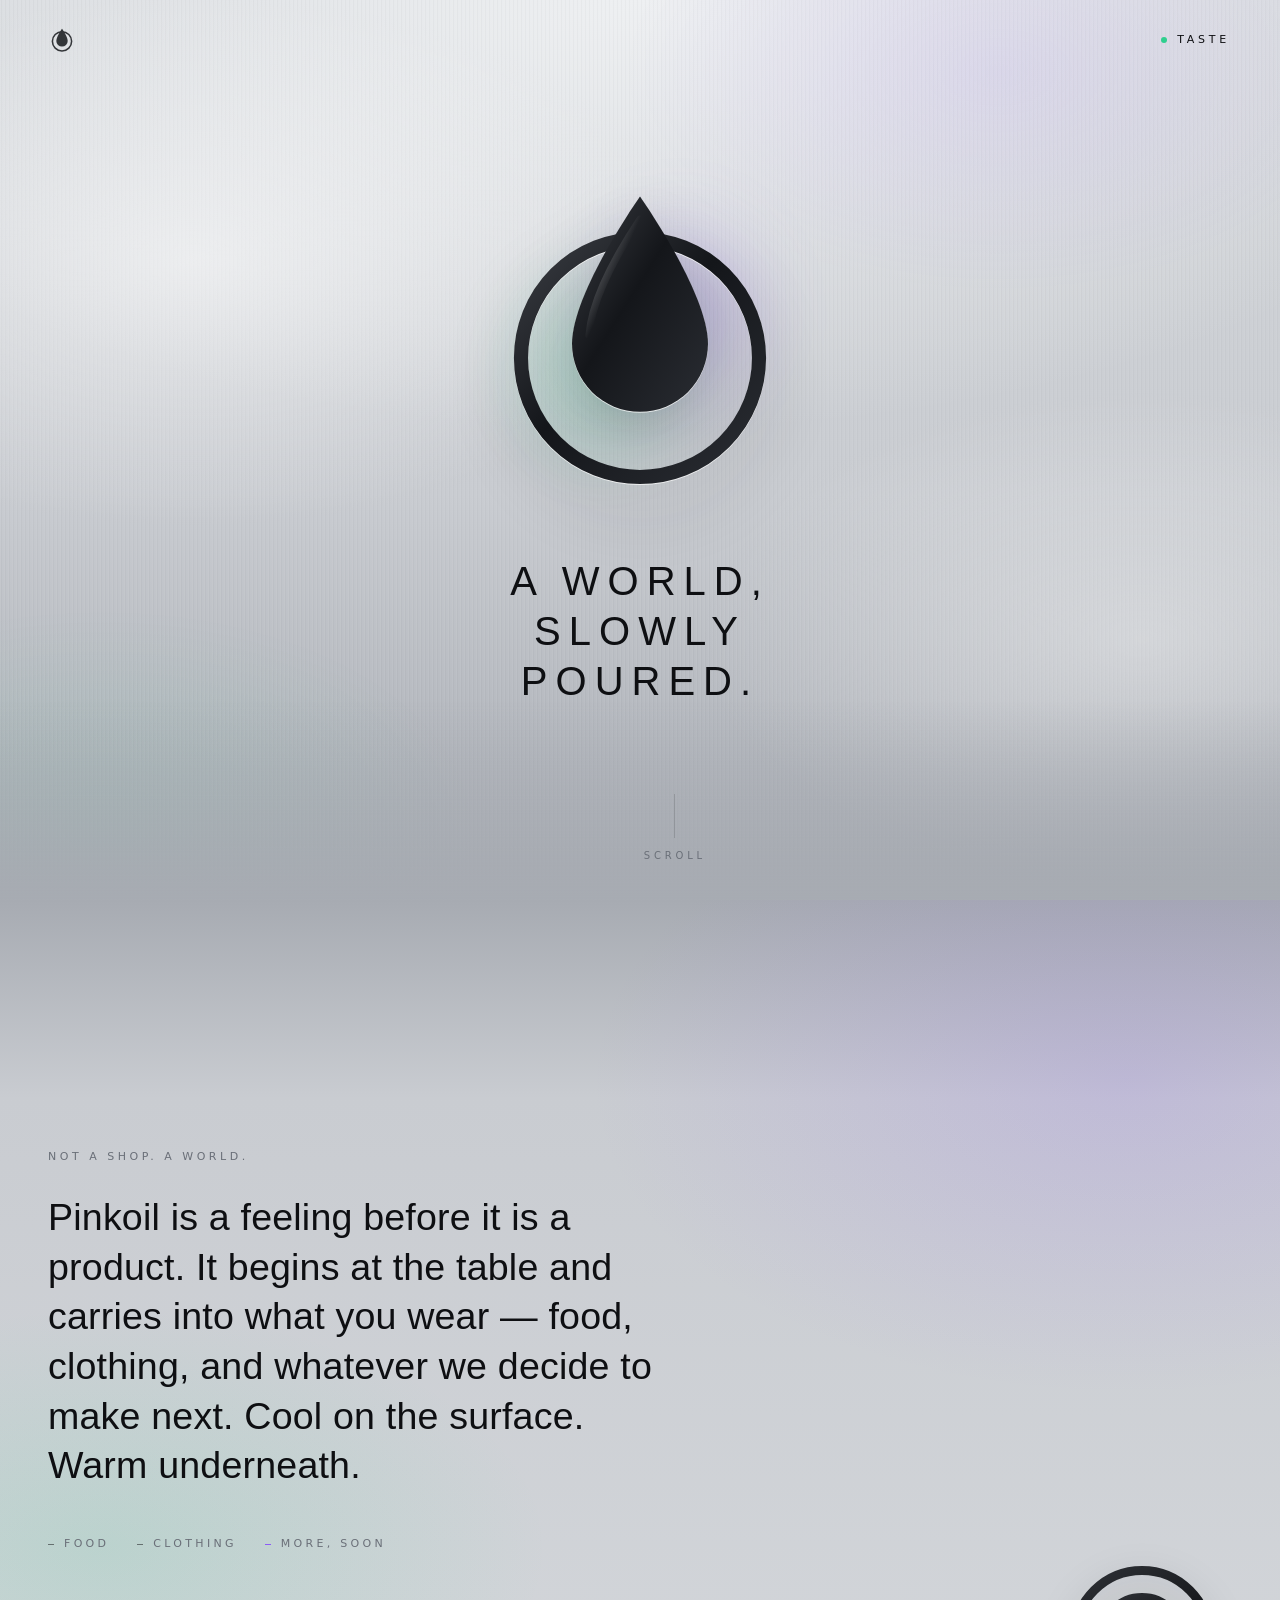
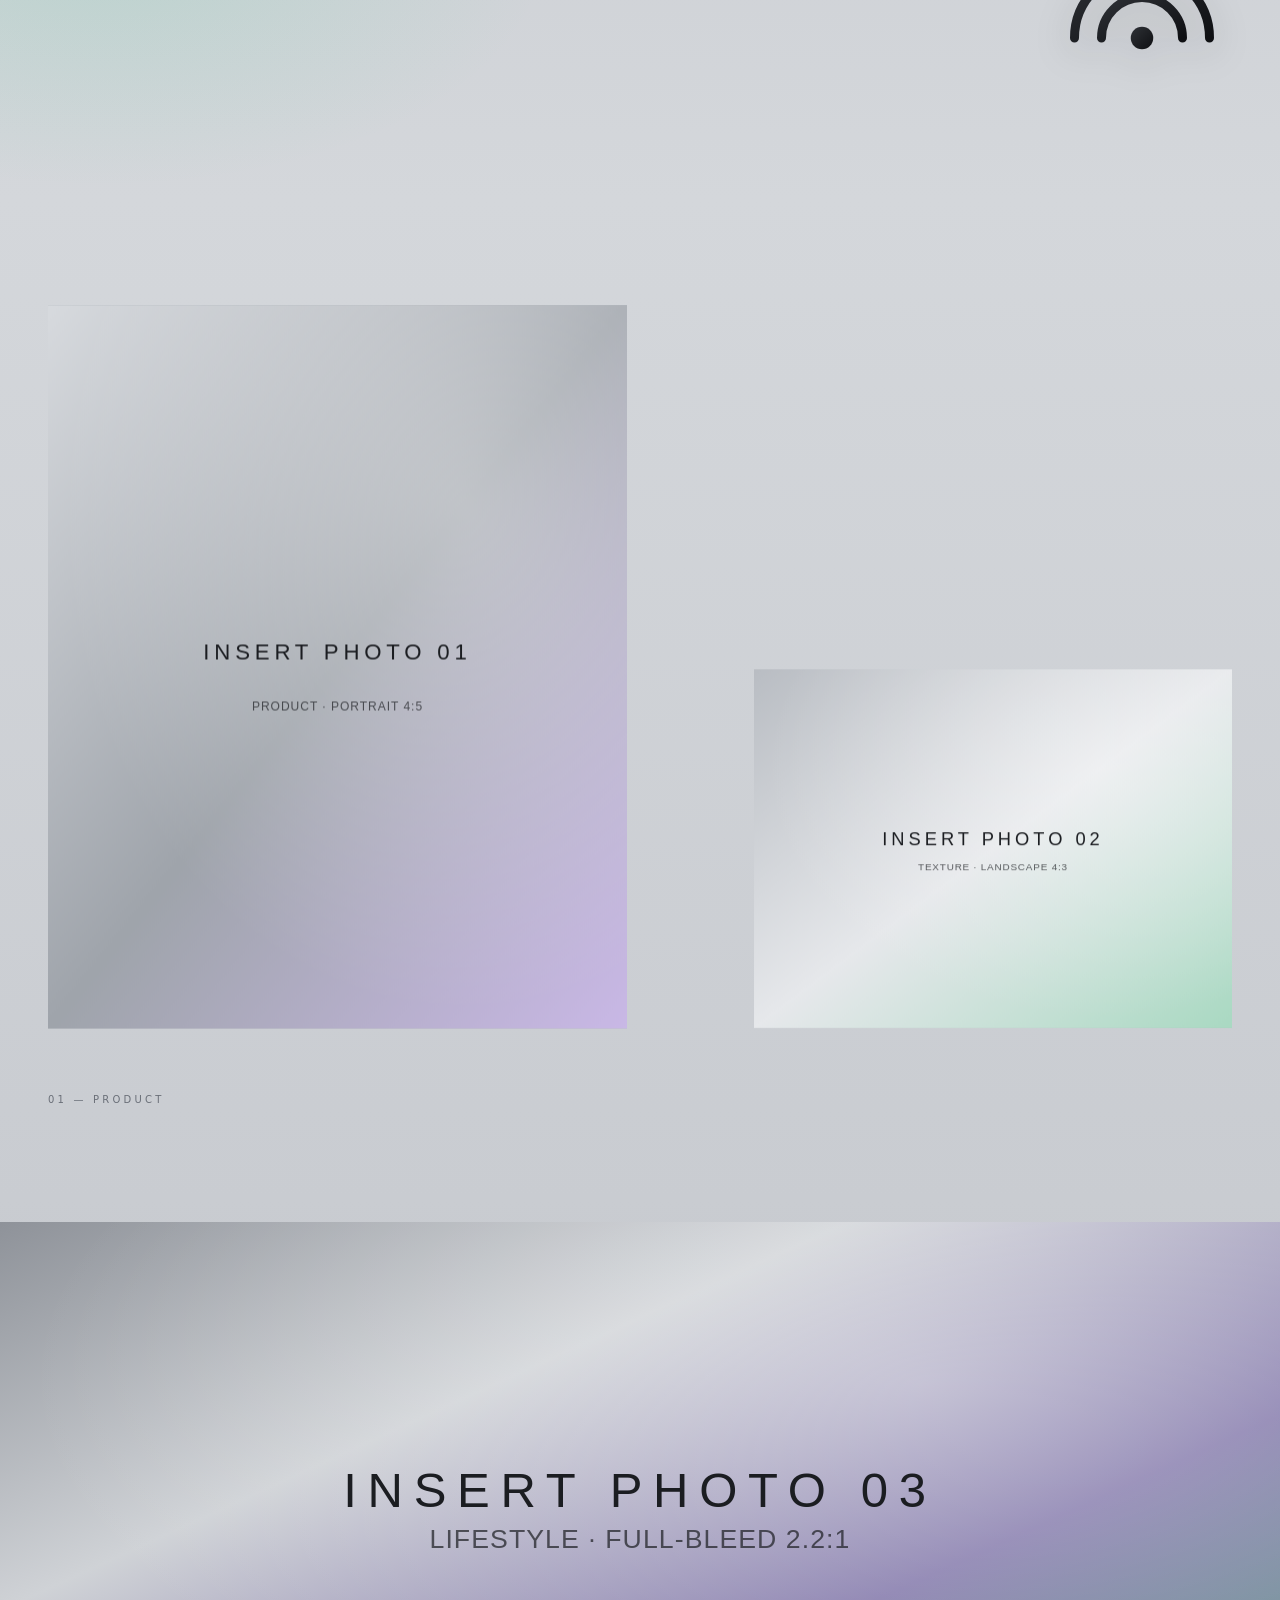
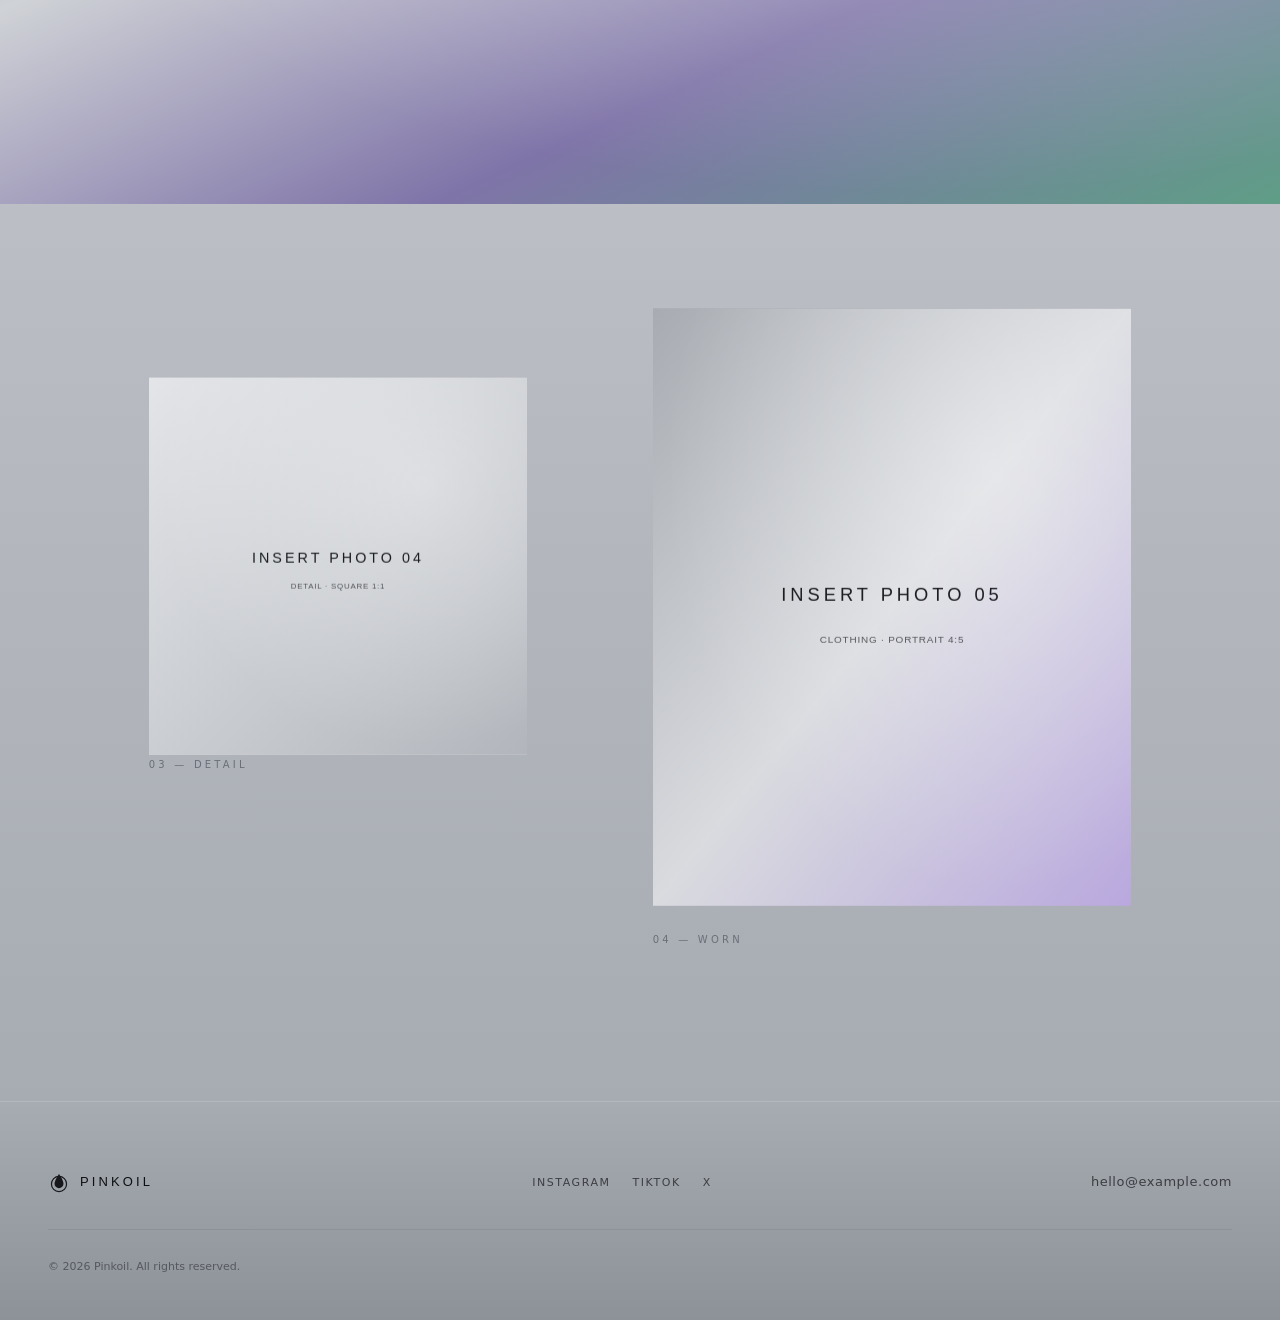
<file: pinkoil/index.html>
<!DOCTYPE html>
<html lang="en" class="no-js">
<head>
  <meta charset="UTF-8" />
  <meta name="viewport" content="width=device-width, initial-scale=1" />
  <title>Pinkoil</title>
  <meta name="description" content="Pinkoil — a world, slowly poured. Food, clothing, and what comes next." />
  <meta name="theme-color" content="#c9ccd1" />
  <link rel="icon" href="assets/symbols/symbol-small.svg" type="image/svg+xml" />

  <!-- Fonts: Clash Display (headings) + Satoshi (body), both from Fontshare. Swap here if you license Söhne / Neue Haas. -->
  <link rel="preconnect" href="https://api.fontshare.com" crossorigin />
  <link rel="stylesheet" href="https://api.fontshare.com/v2/css?f[]=clash-display@400,500&f[]=satoshi@400,500&display=swap" />

  <!-- Preload the hero symbol so the centerpiece paints first -->
  <link rel="preload" href="assets/symbols/symbol-primary.svg" as="image" type="image/svg+xml" />

  <link rel="stylesheet" href="css/styles.css" />
</head>

<body>
  <a class="skip-link" href="#main">Skip to content</a>

  <!-- ============================================================
       TOP BAR — minimal. Small symbol left, the "secret door" right.
       ============================================================ -->
  <header class="topbar" id="topbar">
    <a class="topbar__mark" href="#top" aria-label="Pinkoil — back to top">
      <img src="assets/symbols/symbol-small.svg" alt="" width="28" height="28" />
    </a>

    <!-- FOOD ENTRY POINT — label chosen: "Taste". Change the text here if you prefer "Menu" / "Food". -->
    <button class="door" type="button" id="taste-open"
            aria-haspopup="dialog" aria-controls="taste" aria-expanded="false">
      <span class="door__dot" aria-hidden="true"></span>
      <span class="door__label">Taste</span>
    </button>
  </header>

  <main id="main">

    <!-- ============================================================
         SECTION 1 — HERO
         ============================================================ -->
    <section class="hero" id="top" aria-label="Pinkoil">
      <div class="hero__metal" aria-hidden="true"></div>
      <div class="hero__sheen" aria-hidden="true"></div>

      <div class="hero__center">
        <div class="hero__symbol">
          <span class="hero__glow" aria-hidden="true"></span>
          <!-- [INSERT SYMBOL FILE] → assets/symbols/symbol-primary.svg -->
          <img src="assets/symbols/symbol-primary.svg" alt="Pinkoil" width="240" height="240"
               fetchpriority="high" data-slot="INSERT SYMBOL FILE" />
        </div>

        <!-- [INSERT HERO LINE] — under ~8 words, evocative, not descriptive. -->
        <p class="hero__line" data-slot="INSERT HERO LINE">A world, slowly poured.</p>
      </div>

      <a class="scroll-cue" href="#about" aria-label="Scroll to learn more">
        <span class="scroll-cue__line" aria-hidden="true"></span>
        <span class="scroll-cue__text">Scroll</span>
      </a>
    </section>

    <!-- ============================================================
         SECTION 2 — DESCRIPTION
         ============================================================ -->
    <section class="about" id="about" aria-labelledby="about-title">
      <div class="about__wash" aria-hidden="true"></div>

      <div class="about__inner">
        <p class="eyebrow reveal" id="about-title">Not a shop. A world.</p>

        <!-- [INSERT DESCRIPTION COPY] — 2–4 sentences. -->
        <p class="about__copy reveal" data-slot="INSERT DESCRIPTION COPY">
          Pinkoil is a feeling before it is a product. It begins at the table and
          carries into what you wear — food, clothing, and whatever we decide to make next.
          Cool on the surface. Warm underneath.
        </p>

        <ul class="about__lines reveal" aria-label="Lines">
          <li>Food</li>
          <li>Clothing</li>
          <li class="is-soon">More, soon</li>
        </ul>
      </div>

      <!-- [INSERT SECONDARY SYMBOL] → assets/symbols/symbol-secondary.svg -->
      <img class="about__mark reveal" src="assets/symbols/symbol-secondary.svg" alt=""
           width="160" height="160" loading="lazy" decoding="async" data-slot="INSERT SECONDARY SYMBOL" />
    </section>

    <!-- ============================================================
         SECTION 3 — PHOTO STRIP (editorial / offset)
         [INSERT 3–6 PHOTOS] — replace files in assets/photos/.
         Delete any <figure> you don't need; the layout holds with 3+.
         ============================================================ -->
    <section class="strip" aria-label="The Pinkoil world">
      <figure class="shot shot--a reveal">
        <div class="shot__frame" data-speed="0.06">
          <img src="assets/photos/photo-01.svg" alt="[INSERT ALT — photo 01]" width="1200" height="1500"
               loading="lazy" decoding="async" data-slot="INSERT PHOTO 01" />
        </div>
        <figcaption>01 — Product</figcaption>
      </figure>

      <figure class="shot shot--b reveal">
        <div class="shot__frame" data-speed="-0.05">
          <img src="assets/photos/photo-02.svg" alt="[INSERT ALT — photo 02]" width="1200" height="900"
               loading="lazy" decoding="async" data-slot="INSERT PHOTO 02" />
        </div>
        <figcaption>02 — Texture</figcaption>
      </figure>

      <figure class="shot shot--full reveal">
        <div class="shot__frame" data-speed="0.08">
          <img src="assets/photos/photo-03.svg" alt="[INSERT ALT — photo 03]" width="2400" height="1100"
               loading="lazy" decoding="async" data-slot="INSERT PHOTO 03" />
        </div>
      </figure>

      <figure class="shot shot--c reveal">
        <div class="shot__frame" data-speed="-0.04">
          <img src="assets/photos/photo-04.svg" alt="[INSERT ALT — photo 04]" width="1000" height="1000"
               loading="lazy" decoding="async" data-slot="INSERT PHOTO 04" />
        </div>
        <figcaption>03 — Detail</figcaption>
      </figure>

      <figure class="shot shot--d reveal">
        <div class="shot__frame" data-speed="0.05">
          <img src="assets/photos/photo-05.svg" alt="[INSERT ALT — photo 05]" width="1200" height="1500"
               loading="lazy" decoding="async" data-slot="INSERT PHOTO 05" />
        </div>
        <figcaption>04 — Worn</figcaption>
      </figure>
    </section>
  </main>

  <!-- ============================================================
       SECTION 4 — FOOTER (the one place the name sits plainly)
       ============================================================ -->
  <footer class="footer">
    <div class="footer__brand">
      <img src="assets/symbols/symbol-small.svg" alt="" width="22" height="22" loading="lazy" />
      <span class="footer__name">Pinkoil</span>
    </div>

    <nav class="footer__social" aria-label="Social">
      <!-- [INSERT HANDLES] -->
      <a href="https://instagram.com/" rel="noopener" target="_blank" data-slot="INSERT HANDLE">Instagram</a>
      <a href="https://tiktok.com/" rel="noopener" target="_blank" data-slot="INSERT HANDLE">TikTok</a>
      <a href="https://x.com/" rel="noopener" target="_blank" data-slot="INSERT HANDLE">X</a>
    </nav>

    <!-- [INSERT CONTACT] -->
    <a class="footer__contact" href="mailto:hello@example.com" data-slot="INSERT CONTACT">hello@example.com</a>

    <p class="footer__legal">© <span id="year">2026</span> Pinkoil. All rights reserved.</p>
  </footer>

  <!-- ============================================================
       SECTION 5 — FOOD VIEW ("Taste"). Hidden until the door is used.
       Content is rendered from js/menu-data.js.
       ============================================================ -->
  <div class="taste" id="taste" role="dialog" aria-modal="true" aria-labelledby="taste-title" hidden>
    <div class="taste__scrim" data-close></div>

    <div class="taste__panel" tabindex="-1">
      <header class="taste__bar">
        <img src="assets/symbols/symbol-small.svg" alt="" width="24" height="24" />
        <button class="taste__close" type="button" data-close>
          <span>Return</span>
          <svg viewBox="0 0 16 16" width="14" height="14" aria-hidden="true"><path d="M3 3l10 10M13 3L3 13" stroke="currentColor" stroke-width="1.4" fill="none" stroke-linecap="round"/></svg>
        </button>
      </header>

      <div class="taste__intro">
        <p class="eyebrow eyebrow--warm">Pinkoil — Food</p>
        <h2 class="taste__title" id="taste-title">Taste</h2>
        <!-- [INSERT FOOD CONTENT] — intro line -->
        <p class="taste__lede" data-slot="INSERT FOOD INTRO">
          A short, changing menu. Made slowly, served warm.
        </p>
      </div>

      <div class="taste__menu" id="taste-menu"><!-- rendered by js/main.js from js/menu-data.js --></div>

      <!-- [INSERT FOOD CONTENT] — ordering / location note -->
      <p class="taste__note" data-slot="INSERT ORDER INFO">
        Order &amp; pickup details — [INSERT ORDERING LINK / HOURS / LOCATION]
      </p>
    </div>
  </div>

  <script src="js/menu-data.js" defer></script>
  <script src="js/main.js" defer></script>
</body>
</html>
</file>
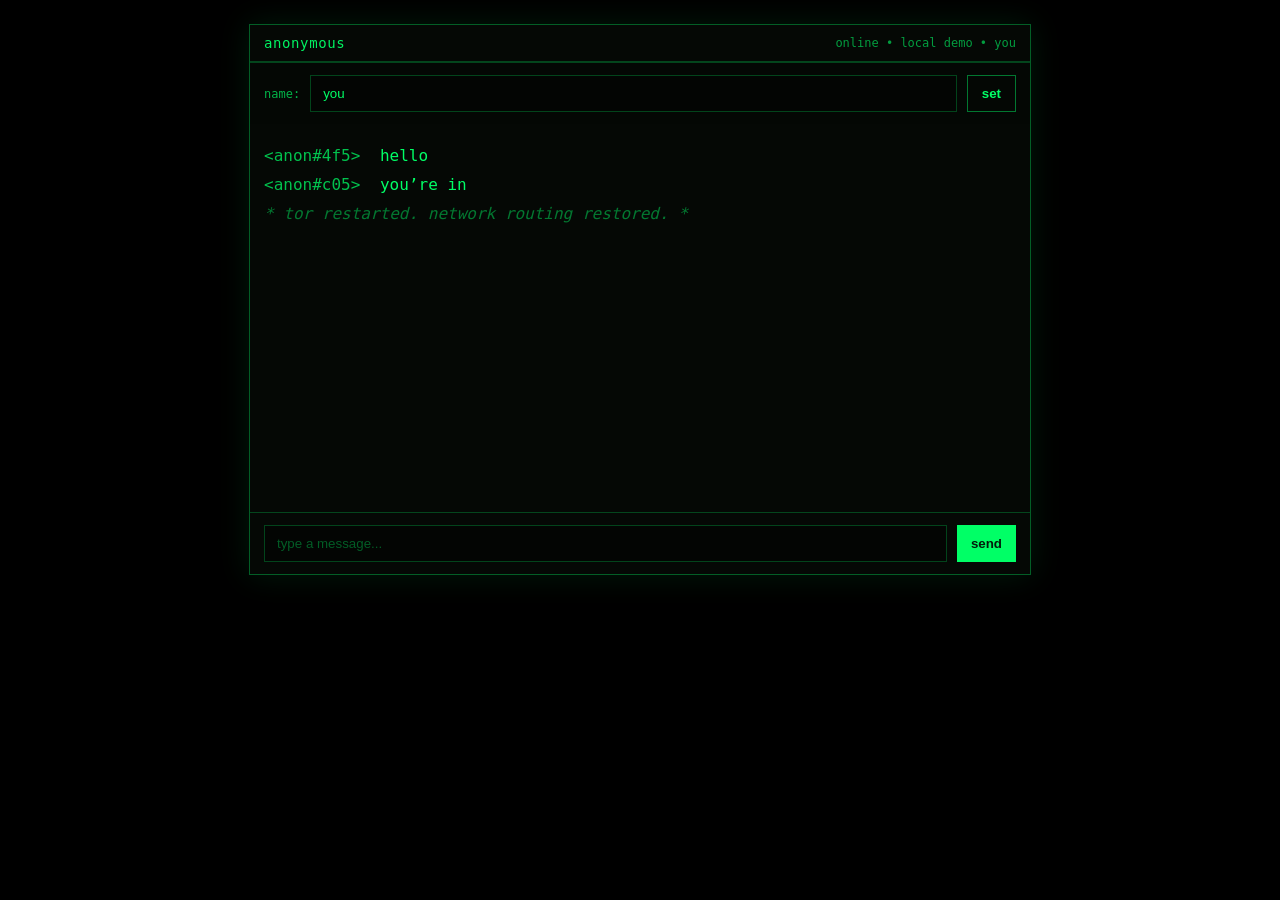
<file: anonchat.html>
<!DOCTYPE html>
<html lang="en">
<head>
  <meta charset="UTF-8" />
  <meta name="viewport" content="width=device-width, initial-scale=1"/>
  <title>anonymous</title>

  <style>
    html, body {
      margin: 0;
      padding: 0;
      background: #000000;
      min-height: 100%;
    }

    .bc-wrap{
      max-width: 780px;
      margin: 24px auto;
      background:#050805;
      border:1px solid rgba(0,255,102,.35);
      font-family: ui-monospace, SFMono-Regular, Menlo, Monaco, Consolas, monospace;
      color:#00ff66;
      box-shadow: 0 0 30px rgba(0,255,102,.10);
    }

    .bc-top{
      display:flex;
      justify-content:space-between;
      align-items:center;
      padding:10px 14px;
      border-bottom:1px solid rgba(0,255,102,.25);
    }

    .bc-title{
      font-size:14px;
      letter-spacing:.6px;
      color:rgba(0,255,102,.95);
      text-transform: lowercase;
    }

    .bc-status{
      font-size:12px;
      color:rgba(0,255,102,.6);
    }

    .bc-chat{
      padding:14px;
      height: 360px;
      overflow:auto;
      line-height:1.45;
    }

    .bc-line{ margin:6px 0; }
    .bc-user{ color:rgba(0,255,102,.75); margin-right:10px; }
    .bc-dim{ color:rgba(0,255,102,.45); font-style:italic; }

    .bc-input{
      display:flex;
      gap:10px;
      padding:12px 14px;
      border-top:1px solid rgba(0,255,102,.25);
    }

    .bc-text{
      flex:1;
      background:#030503;
      border:1px solid rgba(0,255,102,.25);
      color:#00ff66;
      padding:10px 12px;
      outline:none;
    }

    .bc-text::placeholder{ color:rgba(0,255,102,.35); }

    .bc-send{
      background:#00ff66;
      color:#021d0b;
      border:none;
      padding:10px 14px;
      font-weight:700;
      cursor:pointer;
    }

    .bc-send:active{ transform: translateY(1px); }

    /* ---- name tab ---- */
    .bc-namebar{
      display:flex;
      gap:10px;
      padding:12px 14px;
      border-top:1px solid rgba(0,255,102,.25);
      background:#040704;
      align-items:center;
    }

    .bc-label{
      font-size:12px;
      color:rgba(0,255,102,.7);
      white-space:nowrap;
    }

    .bc-name{
      flex:1;
      background:#030503;
      border:1px solid rgba(0,255,102,.25);
      color:#00ff66;
      padding:10px 12px;
      outline:none;
    }

    .bc-name::placeholder{ color:rgba(0,255,102,.35); }

    .bc-save{
      background:transparent;
      border:1px solid rgba(0,255,102,.45);
      color:#00ff66;
      padding:10px 14px;
      font-weight:700;
      cursor:pointer;
    }

    .bc-save:active{ transform: translateY(1px); }
  </style>
</head>

<body>
  <div class="bc-wrap">
    <div class="bc-top">
      <div class="bc-title" id="bc-title">anonymous</div>
      <div class="bc-status" id="bc-status">offline • local demo</div>
    </div>

    <!-- name tab -->
    <div class="bc-namebar">
      <div class="bc-label">name:</div>
      <input class="bc-name" id="bc-name" placeholder="choose any name..." autocomplete="off">
      <button class="bc-save" id="bc-save">set</button>
    </div>

    <div class="bc-chat" id="bc-chat">
      <div class="bc-line"><span class="bc-user">&lt;anon#4f5&gt;</span> hello</div>
      <div class="bc-line"><span class="bc-user">&lt;anon#c05&gt;</span> you’re in</div>
      <div class="bc-line bc-dim">* tor restarted. network routing restored. *</div>
    </div>

    <div class="bc-input">
      <input class="bc-text" id="bc-text" placeholder="type a message..." autocomplete="off">
      <button class="bc-send" id="bc-send">send</button>
    </div>
  </div>

  <script>
    // local-only demo: adds text to the box (does NOT send over internet)
    const chat = document.getElementById('bc-chat');
    const input = document.getElementById('bc-text');
    const btn = document.getElementById('bc-send');

    const nameInput = document.getElementById('bc-name');
    const saveBtn = document.getElementById('bc-save');
    const title = document.getElementById('bc-title');
    const status = document.getElementById('bc-status');

    // Load name from localStorage if available
    let currentName = localStorage.getItem('bc_name') || 'you';
    nameInput.value = currentName;

    function escapeHtml(s) {
      return s.replace(/&/g,'&amp;')
              .replace(/</g,'&lt;')
              .replace(/>/g,'&gt;')
              .replace(/"/g,'&quot;')
              .replace(/'/g,'&#039;');
    }

    function addLine(user, text){
      const div = document.createElement('div');
      div.className = 'bc-line';
      div.innerHTML = `<span class="bc-user">&lt;${escapeHtml(user)}&gt;</span> ${escapeHtml(text)}`;
      chat.appendChild(div);
      chat.scrollTop = chat.scrollHeight;
    }

    function setName(){
      const n = nameInput.value.trim();
      if(!n) return;

      currentName = n.slice(0, 24); // keep it short + clean
      localStorage.setItem('bc_name', currentName);

      title.textContent = 'anonymous';
      status.textContent = `online • local demo • ${currentName}`;
      addLine('system', `identity set: ${currentName}`);
    }

    saveBtn.addEventListener('click', setName);
    nameInput.addEventListener('keydown', (e) => {
      if (e.key === 'Enter') setName();
    });

    btn.addEventListener('click', () => {
      const t = input.value.trim();
      if(!t) return;
      addLine(currentName, t);
      input.value = '';
    });

    input.addEventListener('keydown', (e) => {
      if(e.key === 'Enter') btn.click();
    });

    // init status
    status.textContent = `online • local demo • ${currentName}`;
  </script>
</body>
</html>
</file>
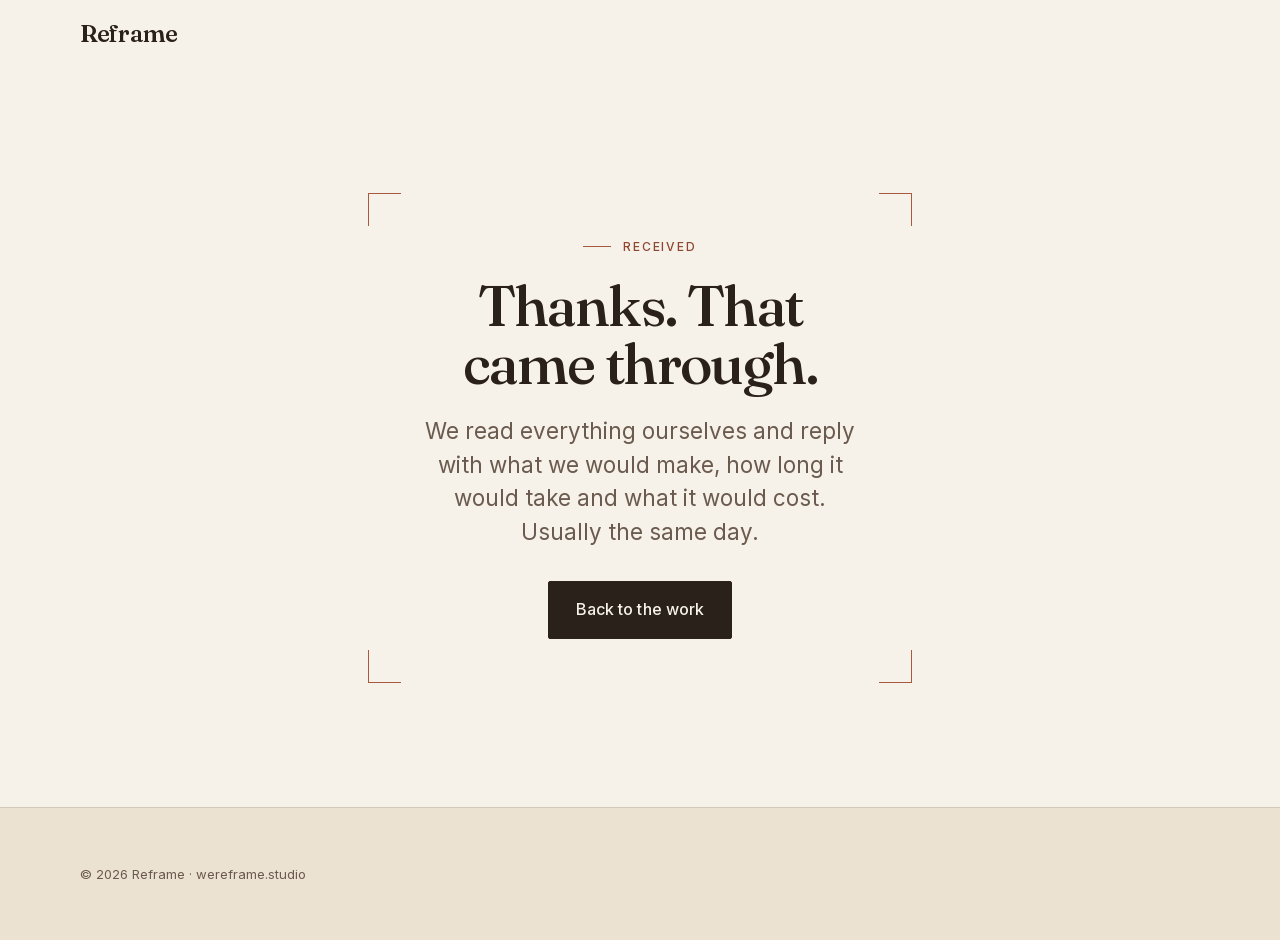
<file: thanks.html>
<!doctype html>
<html lang="en">
<head>
<meta charset="utf-8">
<meta name="viewport" content="width=device-width, initial-scale=1">
<title>Thanks — Reframe</title>
<meta name="robots" content="noindex">
<meta name="theme-color" content="#F6F1E9">
<link rel="icon" href="/favicon.svg" type="image/svg+xml">
<link rel="preload" href="/assets/fonts/fraunces-latin.woff2" as="font" type="font/woff2" crossorigin>
<link rel="preload" href="/assets/fonts/inter-latin.woff2" as="font" type="font/woff2" crossorigin>
<link rel="stylesheet" href="/assets/css/styles.css">
<style>
  .thanks { min-height: 82vh; display: grid; place-items: center; text-align: center; }
  .thanks .vf { max-width: 34rem; }
</style>
</head>
<body>
<header class="site-header">
  <div class="shell site-header__inner">
    <a class="wordmark" href="/" aria-label="Reframe, home">Reframe</a>
  </div>
</header>

<main class="thanks">
  <div class="shell">
    <div class="vf vf--card" style="margin-inline:auto">
      <p class="eyebrow" style="justify-content:center">Received</p>
      <h1 class="display section__title" style="max-width:none;margin-inline:auto">Thanks. That came through.</h1>
      <p class="lead" style="margin-inline:auto;max-width:30rem">
        We read everything ourselves and reply with what we would make, how long it would take
        and what it would cost. Usually the same day.
      </p>
      <p style="margin-top:2rem"><a class="btn" href="/">Back to the work</a></p>
    </div>
  </div>
</main>

<footer class="site-footer">
  <div class="shell site-footer__inner">
    <p class="fine site-footer__legal">&copy; 2026 Reframe · wereframe.studio</p>
  </div>
</footer>
</body>
</html>
</file>
<file: assets/css/styles.css>
/* =========================================================================
   Fonts — self-hosted so the page needs no third-party connection.
   Fraunces and Inter are both SIL Open Font License 1.1. Licences alongside
   the woff2 files in /assets/fonts/.
   Variable fonts: one file covers the whole weight range.
   ========================================================================= */

@font-face {
  font-family: "Fraunces";
  font-style: normal;
  font-weight: 400 700;
  font-display: swap;
  src: url("/assets/fonts/fraunces-latin.woff2") format("woff2");
  unicode-range: U+0000-00FF, U+0131, U+0152-0153, U+02BB-02BC, U+02C6, U+02DA, U+02DC, U+0304, U+0308, U+0329, U+2000-206F, U+20AC, U+2122, U+2191, U+2193, U+2212, U+2215, U+FEFF, U+FFFD;
}
@font-face {
  font-family: "Fraunces";
  font-style: normal;
  font-weight: 400 700;
  font-display: swap;
  src: url("/assets/fonts/fraunces-latin-ext.woff2") format("woff2");
  unicode-range: U+0100-02BA, U+02BD-02C5, U+02C7-02CC, U+02CE-02D7, U+02DD-02FF, U+0304, U+0308, U+0329, U+1D00-1DBF, U+1E00-1E9F, U+1EF2-1EFF, U+2020, U+20A0-20AB, U+20AD-20C0, U+2113, U+2C60-2C7F, U+A720-A7FF;
}
@font-face {
  font-family: "Inter";
  font-style: normal;
  font-weight: 400 600;
  font-display: swap;
  src: url("/assets/fonts/inter-latin.woff2") format("woff2");
  unicode-range: U+0000-00FF, U+0131, U+0152-0153, U+02BB-02BC, U+02C6, U+02DA, U+02DC, U+0304, U+0308, U+0329, U+2000-206F, U+20AC, U+2122, U+2191, U+2193, U+2212, U+2215, U+FEFF, U+FFFD;
}
@font-face {
  font-family: "Inter";
  font-style: normal;
  font-weight: 400 600;
  font-display: swap;
  src: url("/assets/fonts/inter-latin-ext.woff2") format("woff2");
  unicode-range: U+0100-02BA, U+02BD-02C5, U+02C7-02CC, U+02CE-02D7, U+02DD-02FF, U+0304, U+0308, U+0329, U+1D00-1DBF, U+1E00-1E9F, U+1EF2-1EFF, U+2020, U+20A0-20AB, U+20AD-20C0, U+2113, U+2C60-2C7F, U+A720-A7FF;
}

/* =========================================================================
   Reframe — warm editorial. Bone, espresso, clay, sand.
   No pure white, no pure black, no cool grey, no gradients.
   ========================================================================= */

:root {
  /* palette */
  --bone:        #F6F1E9;
  --bone-raised: #FBF8F2;
  --sand:        #ECE2D2;
  --sand-deep:   #E0D3BE;
  --espresso:    #2A211B;
  --ink-soft:    #6B5A4E;
  --clay:        #A85A3E;   /* accent, rules, brackets, large text */
  --clay-deep:   #8F4630;   /* accent used at body text size (6:1 on bone) */

  --line:        rgba(42, 33, 27, 0.13);
  --line-strong: rgba(42, 33, 27, 0.26);

  /* type */
  --display: "Fraunces", "Iowan Old Style", "Palatino Linotype", Palatino, Georgia, serif;
  --sans: "Inter", system-ui, -apple-system, "Segoe UI", Roboto, Helvetica, Arial, sans-serif;
  --mono: ui-monospace, SFMono-Regular, Menlo, Consolas, monospace;

  --fs-body: clamp(1.0325rem, 0.99rem + 0.18vw, 1.125rem);
  --fs-lead: clamp(1.15rem, 1.05rem + 0.55vw, 1.4rem);
  --fs-h1:   clamp(2.6rem, 2rem + 3vw, 5.25rem);
  --fs-h2:   clamp(2rem, 1.35rem + 2.9vw, 3.6rem);
  --fs-h3:   clamp(1.35rem, 1.15rem + 0.9vw, 1.85rem);

  /* rhythm */
  --gutter: clamp(1.25rem, 5vw, 4rem);
  --shell: 78rem;
  --section-y: clamp(4.5rem, 10vw, 9rem);
  --gap: clamp(1rem, 2.4vw, 2.25rem);

  color-scheme: light;
}

/* ---------------------------------------------------------------- reset */
*, *::before, *::after { box-sizing: border-box; }

html {
  -webkit-text-size-adjust: 100%;
  scroll-behavior: smooth;
  scroll-padding-top: 5.5rem;
}

body {
  margin: 0;
  background: var(--bone);
  color: var(--espresso);
  font-family: var(--sans);
  font-size: var(--fs-body);
  line-height: 1.62;
  -webkit-font-smoothing: antialiased;
  text-rendering: optimizeLegibility;
  overflow-x: hidden;
}

img, svg, video { display: block; max-width: 100%; height: auto; }
h1, h2, h3, p, ul, ol, dl, dd, figure { margin: 0; }
ul, ol { padding: 0; list-style: none; }

a { color: inherit; }

:focus-visible {
  outline: 2px solid var(--clay-deep);
  outline-offset: 3px;
  border-radius: 2px;
}

::selection { background: var(--sand-deep); color: var(--espresso); }

/* ------------------------------------------------------------ typography */
.display {
  font-family: var(--display);
  font-optical-sizing: auto;
  font-weight: 500;
  letter-spacing: -0.028em;
  line-height: 1.02;
}

.h3 { font-size: var(--fs-h3); font-weight: 500; letter-spacing: -0.02em; line-height: 1.15; }

.lead {
  font-size: var(--fs-lead);
  line-height: 1.5;
  color: var(--ink-soft);
}

.measure { max-width: 34rem; }

.muted { color: var(--ink-soft); }

.fine {
  font-size: 0.8125rem;
  line-height: 1.55;
  color: var(--ink-soft);
}

.eyebrow {
  display: flex;
  align-items: center;
  gap: 0.75rem;
  font-size: 0.75rem;
  font-weight: 500;
  letter-spacing: 0.16em;
  text-transform: uppercase;
  color: var(--clay-deep);
  margin-bottom: 1.25rem;
}
.eyebrow::before {
  content: "";
  width: 1.75rem;
  height: 1px;
  background: var(--clay);
  flex: none;
}

.cap {
  font-family: var(--mono);
  font-size: 0.75rem;
  letter-spacing: 0.06em;
  color: var(--ink-soft);
  margin-top: 0.85rem;
}

.tag {
  display: inline-block;
  border: 1px solid var(--line-strong);
  border-radius: 999px;
  padding: 0.1rem 0.5rem;
  margin-right: 0.4rem;
  font-size: 0.65rem;
  letter-spacing: 0.1em;
  text-transform: uppercase;
  color: var(--clay-deep);
}

/* placeholder markers — search "tbd" to find everything left to fill in */
.tbd {
  color: var(--clay-deep);
  border-bottom: 1px dotted currentColor;
  white-space: nowrap;
}

.sr-only, .hp {
  position: absolute !important;
  width: 1px; height: 1px;
  padding: 0; margin: -1px;
  overflow: hidden;
  clip-path: inset(50%);
  white-space: nowrap;
}

/* ---------------------------------------------------------------- layout */
.shell {
  width: 100%;
  max-width: var(--shell);
  margin-inline: auto;
  padding-inline: var(--gutter);
}

.section { padding-block: var(--section-y); }

.section--alt {
  background: var(--sand);
  border-block: 1px solid var(--line);
}

.section__head { margin-bottom: clamp(2.5rem, 5vw, 4rem); }
.section__title {
  font-size: var(--fs-h2);
  max-width: 20ch;
  margin-bottom: 1.25rem;
}
.section__head .lead:last-child { margin-bottom: 0; }

/* -------------------------------------------------------- skip + header */
.skip {
  position: absolute;
  left: 0.75rem;
  top: -4rem;
  z-index: 100;
  background: var(--espresso);
  color: var(--bone);
  padding: 0.65rem 1rem;
  border-radius: 2px;
  font-size: 0.875rem;
  text-decoration: none;
  transition: top 0.18s ease;
}
.skip:focus { top: 0.75rem; }

.site-header {
  position: sticky;
  top: 0;
  z-index: 50;
  background: color-mix(in srgb, var(--bone) 86%, transparent);
  backdrop-filter: saturate(140%) blur(10px);
  border-bottom: 1px solid transparent;
  transition: border-color 0.25s ease, background-color 0.25s ease;
}
.site-header.is-stuck {
  border-bottom-color: var(--line);
  background: color-mix(in srgb, var(--bone) 94%, transparent);
}
@supports not (backdrop-filter: blur(2px)) {
  .site-header { background: var(--bone); }
}

.site-header__inner {
  display: flex;
  align-items: center;
  gap: 1.5rem;
  min-height: 4.25rem;
}

.wordmark {
  font-family: var(--display);
  font-optical-sizing: auto;
  font-weight: 600;
  font-size: 1.5rem;
  letter-spacing: -0.035em;
  text-decoration: none;
  margin-right: auto;
}
.wordmark--footer { font-size: 1.75rem; margin: 0 0 0.6rem; }

.site-header .btn--small {
  opacity: 0;
  visibility: hidden;
  transition: opacity 0.3s ease, visibility 0.3s ease;
}
.site-header.is-past-hero .btn--small { opacity: 1; visibility: visible; }

.site-nav { display: none; gap: 1.75rem; }
.site-nav a {
  text-decoration: none;
  font-size: 0.9375rem;
  color: var(--ink-soft);
  padding-block: 0.25rem;
  border-bottom: 1px solid transparent;
  transition: color 0.2s ease, border-color 0.2s ease;
}
.site-nav a:hover { color: var(--espresso); border-bottom-color: var(--clay); }

@media (min-width: 62rem) {
  .site-nav { display: flex; }
  /* on desktop the hero CTA is never the only one in view, so keep it steady */
  .site-header .btn--small { opacity: 1; visibility: visible; }
}

/* --------------------------------------------------------------- buttons */
.btn {
  display: inline-flex;
  align-items: center;
  justify-content: center;
  gap: 0.5rem;
  background: var(--espresso);
  color: var(--bone);
  border: 1px solid var(--espresso);
  border-radius: 2px;
  padding: 0.95rem 1.7rem;
  font-family: inherit;
  font-size: 1rem;
  font-weight: 500;
  letter-spacing: 0.005em;
  text-decoration: none;
  cursor: pointer;
  transition: background-color 0.2s ease, border-color 0.2s ease, transform 0.2s ease;
}
.btn:hover { background: var(--clay-deep); border-color: var(--clay-deep); }
.btn:active { transform: translateY(1px); }

.btn--small { padding: 0.6rem 1.1rem; font-size: 0.9375rem; }
.btn--block { width: 100%; }

/* ---------------------------------------------------- viewfinder brackets */
.vf {
  --vf-arm: clamp(1.25rem, 2.6vw, 2.25rem);
  --vf-w: 1px;
  --vf-c: var(--clay);
  padding: clamp(0.6rem, 1.4vw, 1.15rem);
  background-image:
    linear-gradient(var(--vf-c), var(--vf-c)), linear-gradient(var(--vf-c), var(--vf-c)),
    linear-gradient(var(--vf-c), var(--vf-c)), linear-gradient(var(--vf-c), var(--vf-c)),
    linear-gradient(var(--vf-c), var(--vf-c)), linear-gradient(var(--vf-c), var(--vf-c)),
    linear-gradient(var(--vf-c), var(--vf-c)), linear-gradient(var(--vf-c), var(--vf-c));
  background-repeat: no-repeat;
  background-size:
    var(--vf-arm) var(--vf-w), var(--vf-w) var(--vf-arm),
    var(--vf-arm) var(--vf-w), var(--vf-w) var(--vf-arm),
    var(--vf-arm) var(--vf-w), var(--vf-w) var(--vf-arm),
    var(--vf-arm) var(--vf-w), var(--vf-w) var(--vf-arm);
  background-position:
    left top, left top,
    right top, right top,
    left bottom, left bottom,
    right bottom, right bottom;
}
.vf--card { padding: clamp(1.5rem, 3.5vw, 2.75rem); }

/* ------------------------------------------------------------------ hero */
.hero {
  padding-top: clamp(2.5rem, 6vw, 5rem);
  padding-bottom: clamp(3.5rem, 8vw, 7rem);
}

.hero__grid {
  display: grid;
  gap: clamp(2rem, 5vw, 4rem);
}

.hero__title {
  font-size: var(--fs-h1);
  margin-bottom: 1.5rem;
  text-wrap: balance;
}

.hero__copy .lead { max-width: 32rem; }
.hero__cta { margin-top: clamp(1.6rem, 4vw, 2.25rem); }
.hero__note {
  margin-top: 1.25rem;
  font-size: 0.8125rem;
  letter-spacing: 0.02em;
  color: var(--ink-soft);
  max-width: 26rem;
}

@media (min-width: 62rem) {
  .hero__grid {
    grid-template-columns: minmax(0, 0.92fr) minmax(0, 1.08fr);
    align-items: center;
  }
  .hero { padding-bottom: clamp(5rem, 9vw, 8rem); }
}

/* ------------------------------------------------------------ the work */
.section--work { padding-bottom: clamp(3rem, 7vw, 6rem); }

.gallery {
  display: grid;
  gap: clamp(2.5rem, 6vw, 5.5rem);
}

.shot img {
  width: 100%;
  background: var(--sand);
}

.row { display: grid; gap: var(--gap); }

@media (min-width: 48rem) {
  .row--2 { grid-template-columns: 1fr 1fr; }
  .row--offset { grid-template-columns: 5fr 7fr; align-items: end; }
  .row--caption { grid-template-columns: 7fr 5fr; align-items: center; }
}

.row__note { align-self: center; }
.row__note p { color: var(--ink-soft); margin-top: 1rem; }

.strip {
  display: grid;
  grid-template-columns: repeat(2, 1fr);
  gap: clamp(0.5rem, 1.5vw, 1rem);
}
@media (min-width: 48rem) {
  .strip { grid-template-columns: repeat(4, 1fr); }
}
.strip__cap { margin-top: -1.5rem; text-align: center; }

/* -------------------------------------------------------- before / after */
.ba-block {
  display: grid;
  gap: clamp(2rem, 4vw, 3.5rem);
  margin-bottom: clamp(3rem, 7vw, 6rem);
  padding-bottom: clamp(3rem, 7vw, 6rem);
  border-bottom: 1px solid var(--line);
}
.ba-block__copy p { color: var(--ink-soft); margin-top: 1rem; }
.ba-block__copy .h3 { color: var(--espresso); }

@media (min-width: 56rem) {
  .ba-block { grid-template-columns: 1fr 1fr; align-items: center; }
  .ba-block__copy { max-width: 26rem; }
}

.ba { position: relative; }

.ba__stack { position: relative; overflow: hidden; background: var(--sand); }
.ba__img { width: 100%; }

.ba__after {
  position: absolute;
  inset: 0;
  clip-path: inset(0 calc(100% - var(--ba-pos, 50%)) 0 0);
  will-change: clip-path;
}

.ba__handle {
  position: absolute;
  top: 0;
  bottom: 0;
  left: var(--ba-pos, 50%);
  width: 1px;
  background: var(--bone);
  box-shadow: 0 0 0 1px rgba(42, 33, 27, 0.18);
  pointer-events: none;
}
.ba__grip {
  position: absolute;
  top: 50%;
  left: 50%;
  width: 2.75rem;
  height: 2.75rem;
  transform: translate(-50%, -50%);
  border-radius: 50%;
  background: var(--bone);
  border: 1px solid var(--clay);
}
.ba__grip::before, .ba__grip::after {
  content: "";
  position: absolute;
  top: 50%;
  width: 0;
  height: 0;
  border-block: 5px solid transparent;
}
.ba__grip::before {
  left: 0.7rem;
  transform: translateY(-50%);
  border-right: 6px solid var(--clay-deep);
}
.ba__grip::after {
  right: 0.7rem;
  transform: translateY(-50%);
  border-left: 6px solid var(--clay-deep);
}

.ba__tag {
  position: absolute;
  bottom: 0.9rem;
  font-family: var(--mono);
  font-size: 0.6875rem;
  letter-spacing: 0.1em;
  text-transform: uppercase;
  background: color-mix(in srgb, var(--bone) 88%, transparent);
  color: var(--espresso);
  padding: 0.3rem 0.6rem;
}
.ba__tag--l { left: 0.9rem; }
.ba__tag--r { right: 0.9rem; }

/* the range sits in a band across the middle so vertical scrolling still
   works over the rest of a tall image on a phone */
.ba__range {
  position: absolute;
  top: 50%;
  left: 0;
  width: 100%;
  height: 4.5rem;
  transform: translateY(-50%);
  margin: 0;
  background: none;
  border: 0;
  appearance: none;
  -webkit-appearance: none;
  cursor: ew-resize;
}
.ba__range::-webkit-slider-thumb {
  -webkit-appearance: none;
  width: 3rem;
  height: 4.5rem;
  background: transparent;
  border: 0;
  cursor: ew-resize;
}
.ba__range::-moz-range-thumb {
  width: 3rem;
  height: 4.5rem;
  background: transparent;
  border: 0;
  cursor: ew-resize;
}
.ba__range::-moz-range-track { background: transparent; border: 0; }
.ba__range:focus { outline: none; }
.ba:has(.ba__range:focus-visible) .ba__grip {
  outline: 2px solid var(--clay-deep);
  outline-offset: 3px;
}

/* --------------------------------------------------- editorial list rows */
.list { border-top: 1px solid var(--line); }

.list__item {
  display: grid;
  gap: 0.35rem 2.5rem;
  padding-block: clamp(1.5rem, 3vw, 2.25rem);
  border-bottom: 1px solid var(--line);
}

@media (min-width: 48rem) {
  .list__item { grid-template-columns: minmax(12rem, 22fr) minmax(0, 30fr); align-items: baseline; }
  .list--price .list__item { grid-template-columns: minmax(12rem, 1fr) minmax(0, 15rem); }
}

.list__name {
  font-size: clamp(1.3rem, 1.1rem + 0.75vw, 1.7rem);
  font-weight: 500;
}
.list__desc { color: var(--ink-soft); }

.list__price {
  font-family: var(--display);
  font-optical-sizing: auto;
  font-size: clamp(1.15rem, 1rem + 0.6vw, 1.45rem);
  letter-spacing: -0.02em;
  color: var(--espresso);
}
.list__price .unit {
  font-family: var(--sans);
  font-size: 0.8125rem;
  letter-spacing: 0.02em;
  color: var(--ink-soft);
  margin-left: 0.35rem;
}

/* ----------------------------------------------------------------- steps */
.steps {
  display: grid;
  gap: clamp(2rem, 4vw, 2.75rem);
  counter-reset: step;
}
@media (min-width: 52rem) {
  .steps { grid-template-columns: repeat(4, 1fr); gap: clamp(1.5rem, 3vw, 2.5rem); }
}

.step {
  padding-top: 1.5rem;
  border-top: 1px solid var(--line-strong);
}
.step__num {
  display: block;
  font-size: 0.9375rem;
  letter-spacing: 0.1em;
  color: var(--clay-deep);
  margin-bottom: 1.75rem;
}
.step__name {
  font-size: clamp(1.2rem, 1.05rem + 0.55vw, 1.45rem);
  font-weight: 500;
  margin-bottom: 0.65rem;
}
.step p { color: var(--ink-soft); }

/* ------------------------------------------------------------- compare */
.compare {
  display: grid;
  gap: var(--gap);
}
@media (min-width: 52rem) {
  .compare { grid-template-columns: 1fr 1fr; }
}

.card { border-radius: 2px; }
.card--muted {
  background: color-mix(in srgb, var(--sand-deep) 55%, var(--bone));
  border: 1px solid var(--line);
  padding: clamp(1.5rem, 3.5vw, 2.75rem);
}
.card--raised {
  background: var(--bone-raised);
}
.card--raised .vf--card { height: 100%; }

.card__title {
  font-size: var(--fs-h3);
  font-weight: 500;
  margin-bottom: 1.75rem;
}

.facts dt {
  font-size: 0.7rem;
  font-weight: 500;
  letter-spacing: 0.14em;
  text-transform: uppercase;
  color: var(--clay-deep);
  margin-bottom: 0.3rem;
}
.facts dd {
  margin: 0 0 1.5rem;
  padding-bottom: 1.5rem;
  border-bottom: 1px solid var(--line);
  color: var(--ink-soft);
}
.facts dd:last-child { margin-bottom: 0; padding-bottom: 0; border-bottom: 0; }

.compare__note {
  margin-top: clamp(2rem, 4vw, 3rem);
  color: var(--ink-soft);
  max-width: 42rem;
}

/* -------------------------------------------------------------- retainer */
.retainer { margin-top: clamp(2.5rem, 5vw, 4rem); max-width: 46rem; }
.retainer .h3 { margin-bottom: 1rem; }
.retainer p { color: var(--ink-soft); }
.retainer .fine { margin-top: 1.25rem; }

/* ------------------------------------------------------------------- faq */
.faq { border-top: 1px solid var(--line); max-width: 48rem; }

.qa { border-bottom: 1px solid var(--line); }

.qa summary {
  display: flex;
  align-items: baseline;
  gap: 1rem;
  padding-block: clamp(1.15rem, 2.4vw, 1.6rem);
  cursor: pointer;
  list-style: none;
  font-family: var(--display);
  font-optical-sizing: auto;
  font-size: clamp(1.1rem, 1rem + 0.5vw, 1.35rem);
  font-weight: 500;
  letter-spacing: -0.015em;
  transition: color 0.2s ease;
}
.qa summary::-webkit-details-marker { display: none; }
.qa summary:hover { color: var(--clay-deep); }
.qa summary::after {
  content: "+";
  margin-left: auto;
  font-family: var(--sans);
  font-size: 1.35rem;
  font-weight: 400;
  line-height: 1;
  color: var(--clay);
  transition: transform 0.25s ease;
}
.qa[open] summary::after { content: "\2013"; }

.qa__body { padding-bottom: clamp(1.15rem, 2.4vw, 1.75rem); max-width: 42rem; }
.qa__body p { color: var(--ink-soft); }
.qa__body p + p { margin-top: 1rem; }

/* --------------------------------------------------------------- contact */
.section--contact { padding-bottom: clamp(4rem, 8vw, 7rem); }

.contact { display: grid; gap: clamp(2.5rem, 5vw, 4rem); }
@media (min-width: 56rem) {
  .contact { grid-template-columns: 1fr 1fr; align-items: start; }
  .contact__copy { position: sticky; top: 7rem; }
}

.contact__direct {
  margin-top: 2rem;
  display: grid;
  gap: 0.6rem;
  font-size: 0.9375rem;
  color: var(--ink-soft);
}
.contact__direct a {
  color: var(--clay-deep);
  text-decoration: none;
  border-bottom: 1px solid color-mix(in srgb, var(--clay) 45%, transparent);
  padding-bottom: 1px;
}
.contact__direct a:hover { border-bottom-color: var(--clay); }

.contact__form .vf--card { background: var(--bone-raised); }

.field { margin-bottom: 1.25rem; }
.field label {
  display: block;
  font-size: 0.75rem;
  font-weight: 500;
  letter-spacing: 0.12em;
  text-transform: uppercase;
  color: var(--ink-soft);
  margin-bottom: 0.5rem;
}
.field input, .field textarea {
  width: 100%;
  font-family: inherit;
  font-size: 1rem;
  color: var(--espresso);
  background: var(--bone);
  border: 1px solid var(--line-strong);
  border-radius: 2px;
  padding: 0.8rem 0.9rem;
  transition: border-color 0.2s ease;
}
.field input::placeholder, .field textarea::placeholder { color: var(--ink-soft); }
.field input:focus, .field textarea:focus {
  border-color: var(--clay);
  outline: 2px solid color-mix(in srgb, var(--clay) 35%, transparent);
  outline-offset: 0;
}
.field textarea { resize: vertical; min-height: 6.5rem; }

.form .btn { margin-top: 0.5rem; }
.form__status { margin-top: 0.9rem; font-size: 0.9375rem; color: var(--clay-deep); }
.form__status:empty { display: none; }
.form .fine { margin-top: 0.9rem; }

/* ---------------------------------------------------------------- footer */
.site-footer {
  border-top: 1px solid var(--line);
  padding-block: clamp(2.5rem, 5vw, 3.5rem);
  background: var(--sand);
}
.site-footer__inner {
  display: grid;
  gap: 2rem;
}
@media (min-width: 52rem) {
  .site-footer__inner {
    grid-template-columns: 1fr auto;
    align-items: start;
  }
  .site-footer__legal { grid-column: 1 / -1; }
}
.site-footer .fine { max-width: 28rem; }
.site-footer__links {
  display: flex;
  flex-wrap: wrap;
  gap: 1.25rem;
  font-size: 0.9375rem;
}
.site-footer__links a {
  text-decoration: none;
  color: var(--ink-soft);
  border-bottom: 1px solid transparent;
}
.site-footer__links a:hover { color: var(--espresso); border-bottom-color: var(--clay); }
.site-footer__legal { color: var(--ink-soft); }

/* ---------------------------------------------------------------- reveal */
.js .reveal {
  opacity: 0;
  transform: translateY(14px);
}
.js .reveal.is-in {
  opacity: 1;
  transform: none;
  transition: opacity 0.7s ease, transform 0.7s cubic-bezier(0.22, 0.61, 0.36, 1);
}

@media (prefers-reduced-motion: reduce) {
  html { scroll-behavior: auto; }
  .js .reveal, .js .reveal.is-in {
    opacity: 1;
    transform: none;
    transition: none;
  }
  *, *::before, *::after {
    animation-duration: 0.01ms !important;
    transition-duration: 0.01ms !important;
  }
}
</file>
<file: pinkoil/css/styles.css>
/* ==========================================================================
   PINKOIL — brand landing
   Structure: tokens → base → topbar/door → hero → about → strip → footer
              → taste (food view) → reveal/motion → placeholder helper
   ========================================================================== */

/* ---------- 1. Tokens ---------- */
:root {
  /* Core palette (brief §3) */
  --silver: #c9ccd1;
  --green: #2fcf8e;
  --purple: #8b5cf6;
  --ink: #0e0f12;
  --mist: #6a6f78;

  /* Silver range — used to build brushed-metal gradients */
  --silver-hi: #eef0f2;
  --silver-mid: #d4d7db;
  --silver-lo: #a7abb2;
  --silver-deep: #8d9198;

  /* Warm range — food view only */
  --cream: #f5ece0;
  --sand: #ead7bd;
  --amber: #d98a3d;
  --ember: #a8482a;
  --cocoa: #2a1b12;
  --cocoa-mist: #7a6252;

  /* Type */
  --font-display: "Clash Display", "Neue Haas Grotesk Display", "Helvetica Neue", Arial, sans-serif;
  --font-body: "Satoshi", "Inter", system-ui, -apple-system, "Segoe UI", sans-serif;

  /* Spacing / layout */
  --gutter: clamp(16px, 4vw, 48px);
  --maxw: 1320px;

  /* Motion */
  --ease: cubic-bezier(.2, .7, .1, 1);
  --slow: 1.1s;
}

/* ---------- 2. Base ---------- */
*, *::before, *::after { box-sizing: border-box; }

html {
  -webkit-text-size-adjust: 100%;
  scroll-behavior: smooth;
  background: var(--silver);
}

body {
  margin: 0;
  font-family: var(--font-body);
  font-size: 15px;
  line-height: 1.6;
  color: var(--ink);
  background: var(--silver);
  -webkit-font-smoothing: antialiased;
  overflow-x: hidden;
}

html.is-locked, html.is-locked body { overflow: hidden; }

img { display: block; max-width: 100%; height: auto; }
a { color: inherit; }
button { font: inherit; color: inherit; }

:focus-visible { outline: 1.5px solid var(--purple); outline-offset: 4px; border-radius: 2px; }

.skip-link {
  position: absolute; left: 12px; top: -48px; z-index: 100;
  padding: 8px 14px; background: var(--ink); color: var(--silver-hi);
  text-decoration: none; font-size: 13px; transition: top .2s;
}
.skip-link:focus { top: 12px; }

.eyebrow {
  margin: 0 0 28px;
  font-size: 11px;
  font-weight: 500;
  letter-spacing: .32em;
  text-transform: uppercase;
  color: var(--mist);
}

/* ---------- 3. Top bar + "secret door" ---------- */
.topbar {
  position: fixed; inset: 0 0 auto 0; z-index: 20;
  display: flex; align-items: center; justify-content: space-between;
  padding: 18px var(--gutter);
  pointer-events: none;               /* only children are clickable */
  transition: background .6s var(--ease), backdrop-filter .6s var(--ease);
}
.topbar > * { pointer-events: auto; }
.topbar.is-scrolled {
  background: color-mix(in srgb, var(--silver) 70%, transparent);
  -webkit-backdrop-filter: blur(14px) saturate(1.2);
  backdrop-filter: blur(14px) saturate(1.2);
}

.topbar__mark { display: inline-flex; opacity: .85; transition: opacity .4s; }
.topbar__mark:hover { opacity: 1; }

.door {
  position: relative;
  display: inline-flex; align-items: center; gap: 10px;
  padding: 10px 2px;                   /* comfortable 44px hit area via line-height */
  min-height: 44px;
  background: none; border: 0; cursor: pointer;
  font-size: 11px; font-weight: 500;
  letter-spacing: .34em; text-transform: uppercase;
  color: var(--ink);
}
.door__dot {
  width: 6px; height: 6px; border-radius: 50%;
  background: var(--green);
  box-shadow: 0 0 0 0 color-mix(in srgb, var(--green) 50%, transparent);
  animation: breathe 4.5s var(--ease) infinite;
}
.door__label { position: relative; }
.door__label::after {
  content: ""; position: absolute; left: 0; right: .34em; bottom: -4px; height: 1px;
  background: linear-gradient(90deg, var(--green), var(--purple));
  transform: scaleX(0); transform-origin: right;
  transition: transform .6s var(--ease);
}
.door:hover .door__label::after,
.door:focus-visible .door__label::after { transform: scaleX(1); transform-origin: left; }
.door:hover .door__dot { background: var(--purple); }

@keyframes breathe {
  0%, 100% { box-shadow: 0 0 0 0 color-mix(in srgb, var(--green) 45%, transparent); }
  50%      { box-shadow: 0 0 0 6px color-mix(in srgb, var(--green) 0%, transparent); }
}

/* ---------- 4. Hero ---------- */
.hero {
  position: relative;
  min-height: 100vh;
  min-height: 100svh;
  display: grid; place-items: center;
  overflow: hidden;
  isolation: isolate;
  /* Brushed silver: layered gradients, no images */
  background:
    radial-gradient(120% 80% at 50% 0%, var(--silver-hi) 0%, transparent 60%),
    linear-gradient(180deg, var(--silver-mid) 0%, var(--silver) 55%, var(--silver-lo) 100%);
}

/* Fine brushed grain + slow tonal drift (GPU: transform only) */
.hero__metal {
  position: absolute; inset: -20%;
  z-index: -2;
  background:
    radial-gradient(40% 30% at 25% 35%, rgba(255,255,255,.55), transparent 70%),
    radial-gradient(35% 28% at 78% 65%, rgba(255,255,255,.35), transparent 70%),
    radial-gradient(30% 25% at 70% 20%, color-mix(in srgb, var(--purple) 10%, transparent), transparent 70%),
    radial-gradient(30% 25% at 20% 80%, color-mix(in srgb, var(--green) 9%, transparent), transparent 70%),
    repeating-linear-gradient(90deg, rgba(255,255,255,.05) 0 1px, rgba(0,0,0,.025) 1px 2px, transparent 2px 4px);
  animation: drift 28s ease-in-out infinite alternate;
  will-change: transform;
}
@keyframes drift {
  0%   { transform: translate3d(-3%, -2%, 0) rotate(0deg); }
  100% { transform: translate3d(3%, 2%, 0) rotate(2deg); }
}

/* Soft fade at the hero's bottom edge so it melts into the next section */
.hero::after {
  content: ""; position: absolute; inset: auto 0 0 0; height: 22%;
  z-index: -1; pointer-events: none;
  background: linear-gradient(180deg, transparent, var(--silver-lo));
}

/* The light-catch: a soft diagonal band crossing slowly */
.hero__sheen {
  position: absolute; inset: 0; z-index: -1;
  overflow: hidden; pointer-events: none;
}
.hero__sheen::before {
  content: ""; position: absolute; top: -50%; bottom: -50%; left: 0;
  width: 60%;
  background: linear-gradient(105deg,
    transparent 0%,
    rgba(255,255,255,0) 30%,
    rgba(255,255,255,.42) 48%,
    rgba(255,255,255,.12) 54%,
    transparent 70%);
  transform: translate3d(-120%, 0, 0) rotate(8deg);
  animation: sheen 14s var(--ease) infinite;
  will-change: transform;
}
@keyframes sheen {
  0%       { transform: translate3d(-120%, 0, 0) rotate(8deg); }
  55%,100% { transform: translate3d(260%, 0, 0) rotate(8deg); }
}

.hero__center {
  display: flex; flex-direction: column; align-items: center;
  gap: clamp(28px, 5vh, 56px);
  padding: 96px var(--gutter) 120px;
  text-align: center;
}

.hero__symbol {
  position: relative;
  width: clamp(180px, 52vw, 340px);
  aspect-ratio: 1;
  animation: rise 1.6s var(--ease) both;
}
.hero__symbol img {
  position: relative; width: 100%; height: 100%;
  filter:
    drop-shadow(0 1px 0 rgba(255,255,255,.7))
    drop-shadow(0 24px 30px rgba(14,15,18,.22));
}
/* Green/purple glow bleeding from behind the mark */
.hero__glow {
  position: absolute; inset: 8%;
  border-radius: 50%;
  background:
    radial-gradient(closest-side at 35% 60%, color-mix(in srgb, var(--green) 55%, transparent), transparent),
    radial-gradient(closest-side at 65% 40%, color-mix(in srgb, var(--purple) 55%, transparent), transparent);
  filter: blur(36px);
  opacity: .55;
  animation: glow 9s ease-in-out infinite alternate;
}
@keyframes glow {
  0%   { transform: scale(.94) rotate(0deg);  opacity: .45; }
  100% { transform: scale(1.06) rotate(20deg); opacity: .65; }
}

.hero__line {
  margin: 0;
  max-width: 18ch;
  font-family: var(--font-display);
  font-weight: 400;
  font-size: clamp(1.25rem, 3.4vw, 2.5rem);
  line-height: 1.25;
  letter-spacing: .2em;
  text-transform: uppercase;
  color: var(--ink);
  animation: rise 1.6s .25s var(--ease) both;
}

@keyframes rise {
  from { opacity: 0; transform: translate3d(0, 18px, 0); }
  to   { opacity: 1; transform: none; }
}

.scroll-cue {
  position: absolute; left: 50%; bottom: clamp(20px, 4vh, 40px);
  transform: translateX(-50%);
  display: flex; flex-direction: column; align-items: center; gap: 10px;
  text-decoration: none;
  color: var(--mist);
  font-size: 10px; letter-spacing: .38em; text-transform: uppercase;
  padding-left: .38em; /* optically centre tracked text */
  animation: rise 1.6s .6s var(--ease) both;
}
.scroll-cue__line {
  position: relative; width: 1px; height: 44px; overflow: hidden;
  background: color-mix(in srgb, var(--ink) 15%, transparent);
}
.scroll-cue__line::after {
  content: ""; position: absolute; left: 0; top: -100%; width: 100%; height: 100%;
  background: linear-gradient(var(--ink), transparent);
  animation: fall 2.8s var(--ease) infinite;
}
@keyframes fall { to { top: 100%; } }

/* ---------- 5. About / description ---------- */
.about {
  position: relative;
  min-height: 100vh;
  min-height: 100svh;
  display: grid; align-items: center;
  padding: clamp(96px, 16vh, 180px) var(--gutter);
  overflow: hidden;
  background: linear-gradient(180deg, var(--silver-lo) 0%, var(--silver) 22%, var(--silver-mid) 100%);
}
.about__wash {
  position: absolute; inset: 0; pointer-events: none;
  background:
    radial-gradient(60% 50% at 88% 20%, color-mix(in srgb, var(--purple) 16%, transparent), transparent 70%),
    radial-gradient(50% 38% at 8% 72%, color-mix(in srgb, var(--green) 13%, transparent), transparent 70%);
}
.about__inner {
  position: relative;
  width: 100%; max-width: var(--maxw); margin: 0 auto;
}
.about__copy {
  margin: 0;
  max-width: 30ch;
  font-family: var(--font-display);
  font-weight: 400;
  font-size: clamp(1.35rem, 3vw, 2.35rem);
  line-height: 1.32;
  letter-spacing: .005em;
  color: var(--ink);
}
.about__lines {
  display: flex; flex-wrap: wrap; gap: 10px 28px;
  margin: 44px 0 0; padding: 0; list-style: none;
  font-size: 11px; letter-spacing: .3em; text-transform: uppercase; color: var(--mist);
}
.about__lines li { position: relative; padding-left: 16px; }
.about__lines li::before {
  content: ""; position: absolute; left: 0; top: 50%;
  width: 6px; height: 1px; background: var(--ink); opacity: .5;
}
.about__lines .is-soon::before { background: var(--purple); opacity: 1; }

/* Secondary mark placed asymmetrically */
.about__mark {
  position: absolute;
  width: clamp(72px, 16vw, 180px);
  right: var(--gutter);
  bottom: clamp(48px, 10vh, 120px);
  opacity: .85;
  filter: drop-shadow(0 12px 18px rgba(14,15,18,.16));
}

/* ---------- 6. Photo strip (editorial offset) ---------- */
.strip {
  display: grid;
  grid-template-columns: 1fr;
  row-gap: clamp(56px, 10vw, 140px);
  padding: clamp(72px, 12vw, 160px) 0;
  background: linear-gradient(180deg, var(--silver-mid), var(--silver) 40%, var(--silver-lo) 100%);
}
.shot { margin: 0; }
.shot__frame {
  overflow: hidden;
  background: var(--silver-lo);
  will-change: transform;
}
.shot__frame img {
  width: 100%; height: 100%; object-fit: cover;
  transform: scale(1.06);
  transition: transform 1.8s var(--ease);
}
.shot.is-in .shot__frame img { transform: scale(1); }

.shot figcaption {
  margin-top: 14px;
  font-size: 10px; letter-spacing: .32em; text-transform: uppercase; color: var(--mist);
}

/* Mobile: stack with alternating indents so it never reads as a list */
.shot--a { padding: 0 22% 0 var(--gutter); }
.shot--b { padding: 0 var(--gutter) 0 30%; }
.shot--full { padding: 0; }
.shot--c { padding: 0 38% 0 var(--gutter); }
.shot--d { padding: 0 var(--gutter) 0 18%; }

.shot--a .shot__frame, .shot--d .shot__frame { aspect-ratio: 4 / 5; }
.shot--b .shot__frame { aspect-ratio: 4 / 3; }
.shot--c .shot__frame { aspect-ratio: 1; }
.shot--full .shot__frame { aspect-ratio: 16 / 10; }

@media (min-width: 768px) {
  .strip {
    grid-template-columns: repeat(12, minmax(0, 1fr));
    column-gap: clamp(16px, 2vw, 32px);
    row-gap: clamp(64px, 9vw, 140px);
    padding-inline: var(--gutter);
  }
  .shot { padding: 0 !important; }
  .shot--a    { grid-column: 1 / span 6; }
  .shot--b    { grid-column: 8 / span 5; align-self: end; margin-bottom: 18%; }
  .shot--full { grid-column: 1 / -1; margin-inline: calc(var(--gutter) * -1); }
  .shot--full .shot__frame { aspect-ratio: 2.2 / 1; }
  .shot--c    { grid-column: 2 / span 4; align-self: start; margin-top: 12%; }
  .shot--d    { grid-column: 7 / span 5; }
}

/* ---------- 7. Footer ---------- */
.footer {
  display: grid;
  grid-template-columns: 1fr;
  gap: 22px;
  padding: 56px var(--gutter) 40px;
  font-size: 12px;
  color: color-mix(in srgb, var(--ink) 75%, var(--silver));
  background:
    linear-gradient(180deg, var(--silver-lo) 0%, var(--silver-deep) 100%);
  border-top: 1px solid rgba(255,255,255,.35);
}
.footer__brand { display: flex; align-items: center; gap: 10px; }
.footer__name {
  font-family: var(--font-display); font-weight: 500;
  font-size: 13px; letter-spacing: .24em; text-transform: uppercase; color: var(--ink);
}
.footer__social { display: flex; flex-wrap: wrap; gap: 6px 22px; }
.footer a {
  text-decoration: none; letter-spacing: .14em; text-transform: uppercase; font-size: 11px;
  background: linear-gradient(90deg, var(--green), var(--purple)) left bottom / 0 1px no-repeat;
  transition: background-size .5s var(--ease), color .3s;
  padding: 6px 0;
}
.footer a:hover, .footer a:focus-visible { background-size: 100% 1px; color: var(--ink); }
.footer__contact { justify-self: start; text-transform: none !important; letter-spacing: .04em !important; font-size: 13px !important; }
.footer__legal { margin: 8px 0 0; font-size: 11px; opacity: .7; }

@media (min-width: 768px) {
  .footer {
    grid-template-columns: auto 1fr auto;
    align-items: center;
    column-gap: 48px;
    padding-block: 64px 44px;
  }
  .footer__social { justify-content: center; }
  .footer__legal { grid-column: 1 / -1; padding-top: 28px; border-top: 1px solid rgba(14,15,18,.1); }
}

/* ---------- 8. TASTE — food view (warm treatment) ---------- */
.taste {
  position: fixed; inset: 0; z-index: 50;
  display: block;
  visibility: hidden;
  pointer-events: none;
}
.taste[hidden] { display: none; }
.taste.is-open { visibility: visible; pointer-events: auto; }

.taste__scrim {
  position: absolute; inset: 0;
  background: color-mix(in srgb, var(--cocoa) 40%, transparent);
  opacity: 0;
  transition: opacity .8s var(--ease);
}
.taste.is-open .taste__scrim { opacity: 1; }

.taste__panel {
  position: absolute; inset: 0;
  overflow-y: auto; overscroll-behavior: contain;
  -webkit-overflow-scrolling: touch;
  color: var(--cocoa);
  background:
    radial-gradient(70% 45% at 85% 0%, color-mix(in srgb, var(--amber) 32%, transparent), transparent 70%),
    radial-gradient(60% 40% at 0% 100%, color-mix(in srgb, var(--ember) 18%, transparent), transparent 70%),
    radial-gradient(40% 30% at 10% 10%, color-mix(in srgb, var(--purple) 7%, transparent), transparent 70%),
    linear-gradient(180deg, var(--cream), var(--sand));
  background-attachment: local;
  transform: translate3d(0, 100%, 0);
  transition: transform .9s var(--ease);
  outline: none;
}
.taste.is-open .taste__panel { transform: none; }

@media (min-width: 1024px) {
  /* Desktop: slide-in panel from the right with a sliver of silver still visible */
  .taste__panel {
    inset: 0 0 0 auto;
    width: min(1080px, 88vw);
    transform: translate3d(100%, 0, 0);
    box-shadow: -40px 0 80px rgba(42,27,18,.25);
  }
}

.taste__bar {
  position: sticky; top: 0; z-index: 2;
  display: flex; align-items: center; justify-content: space-between;
  padding: 16px var(--gutter);
  background: color-mix(in srgb, var(--cream) 78%, transparent);
  -webkit-backdrop-filter: blur(12px);
  backdrop-filter: blur(12px);
}
.taste__bar img { filter: sepia(.6) saturate(1.4) hue-rotate(-12deg) brightness(.8); }
.taste__close {
  display: inline-flex; align-items: center; gap: 10px;
  min-height: 44px; padding: 0 2px;
  background: none; border: 0; cursor: pointer;
  font-size: 11px; font-weight: 500; letter-spacing: .3em; text-transform: uppercase;
  color: var(--cocoa);
  transition: color .3s;
}
.taste__close:hover { color: var(--purple); }

.taste__intro { padding: clamp(32px, 8vh, 80px) var(--gutter) clamp(28px, 5vh, 56px); max-width: 820px; }
.eyebrow--warm { color: var(--cocoa-mist); }
.taste__title {
  margin: 0;
  font-family: var(--font-display); font-weight: 400;
  font-size: clamp(3rem, 12vw, 7.5rem);
  line-height: .92; letter-spacing: -.01em;
}
.taste__lede { margin: 22px 0 0; max-width: 40ch; font-size: 16px; color: var(--cocoa-mist); }

.taste__menu { padding: 0 var(--gutter); }
.taste__group + .taste__group { margin-top: clamp(48px, 8vh, 88px); }
.taste__group-title {
  display: flex; align-items: center; gap: 16px;
  margin: 0 0 24px;
  font-size: 11px; font-weight: 500; letter-spacing: .32em; text-transform: uppercase;
  color: var(--cocoa-mist);
}
.taste__group-title::after { content: ""; flex: 1; height: 1px; background: color-mix(in srgb, var(--cocoa) 15%, transparent); }

.taste__grid {
  display: grid;
  grid-template-columns: 1fr;
  gap: 28px;
  margin: 0; padding: 0; list-style: none;
}
@media (min-width: 600px) { .taste__grid { grid-template-columns: repeat(2, minmax(0, 1fr)); gap: 32px 24px; } }
@media (min-width: 1280px) { .taste__grid { grid-template-columns: repeat(3, minmax(0, 1fr)); } }

.dish { display: flex; flex-direction: column; }
.dish__img {
  position: relative; overflow: hidden;
  aspect-ratio: 4 / 3;
  border-radius: 4px;
  background: var(--sand);
}
.dish__img img {
  width: 100%; height: 100%; object-fit: cover;
  transition: transform 1.2s var(--ease), filter 1.2s var(--ease);
  filter: saturate(1.05) contrast(1.02);
}
.dish:hover .dish__img img { transform: scale(1.04); filter: saturate(1.15) contrast(1.04); }
.dish__tag {
  position: absolute; left: 12px; top: 12px;
  padding: 5px 9px; border-radius: 99px;
  font-size: 9px; font-weight: 500; letter-spacing: .24em; text-transform: uppercase;
  background: color-mix(in srgb, var(--cream) 88%, transparent); color: var(--cocoa);
}
.dish__tag::before {
  content: ""; display: inline-block; width: 5px; height: 5px; margin-right: 7px; border-radius: 50%;
  background: var(--green); vertical-align: 1px;
}
.dish__tag--purple::before { background: var(--purple); }
.dish__row {
  display: flex; justify-content: space-between; align-items: baseline; gap: 16px;
  margin-top: 16px;
}
.dish__name { margin: 0; font-family: var(--font-display); font-weight: 500; font-size: 1.2rem; letter-spacing: .01em; }
.dish__price { font-size: 14px; font-variant-numeric: tabular-nums; color: var(--ember); white-space: nowrap; }
.dish__desc { margin: 6px 0 0; font-size: 14px; color: var(--cocoa-mist); max-width: 44ch; }

.taste__note {
  margin: clamp(56px, 10vh, 96px) var(--gutter) 0;
  padding: 28px 0 48px;
  border-top: 1px solid color-mix(in srgb, var(--cocoa) 15%, transparent);
  font-size: 12px; letter-spacing: .08em; color: var(--cocoa-mist);
}

/* Staggered entry of menu items when the view opens */
.taste .dish { opacity: 0; transform: translate3d(0, 16px, 0); transition: opacity .9s var(--ease), transform .9s var(--ease); }
.taste.is-open .dish { opacity: 1; transform: none; transition-delay: calc(.35s + var(--i, 0) * 60ms); }

/* ---------- 9. Scroll reveal ---------- */
.reveal { opacity: 0; transform: translate3d(0, 24px, 0); transition: opacity var(--slow) var(--ease), transform var(--slow) var(--ease); }
.reveal.is-in { opacity: 1; transform: none; }
.no-js .reveal { opacity: 1; transform: none; }

/* ---------- 10. Reduced motion ---------- */
@media (prefers-reduced-motion: reduce) {
  html { scroll-behavior: auto; }
  *, *::before, *::after {
    animation-duration: .001ms !important;
    animation-iteration-count: 1 !important;
    transition-duration: .001ms !important;
    transition-delay: 0s !important;
  }
  .hero__sheen { display: none; }
  .reveal, .taste .dish { opacity: 1; transform: none; }
  .shot__frame img { transform: none; }
}

/* ---------- 11. Placeholder helper ----------
   Open the page with ?slots to outline every [INSERT …] slot with its label. */
.show-slots [data-slot] { outline: 1px dashed var(--purple); outline-offset: 4px; }
.show-slots [data-slot]:not(img)::after {
  content: " [" attr(data-slot) "]";
  font: 500 9px/1 var(--font-body); letter-spacing: .1em;
  color: var(--purple); vertical-align: super;
}
</file>
